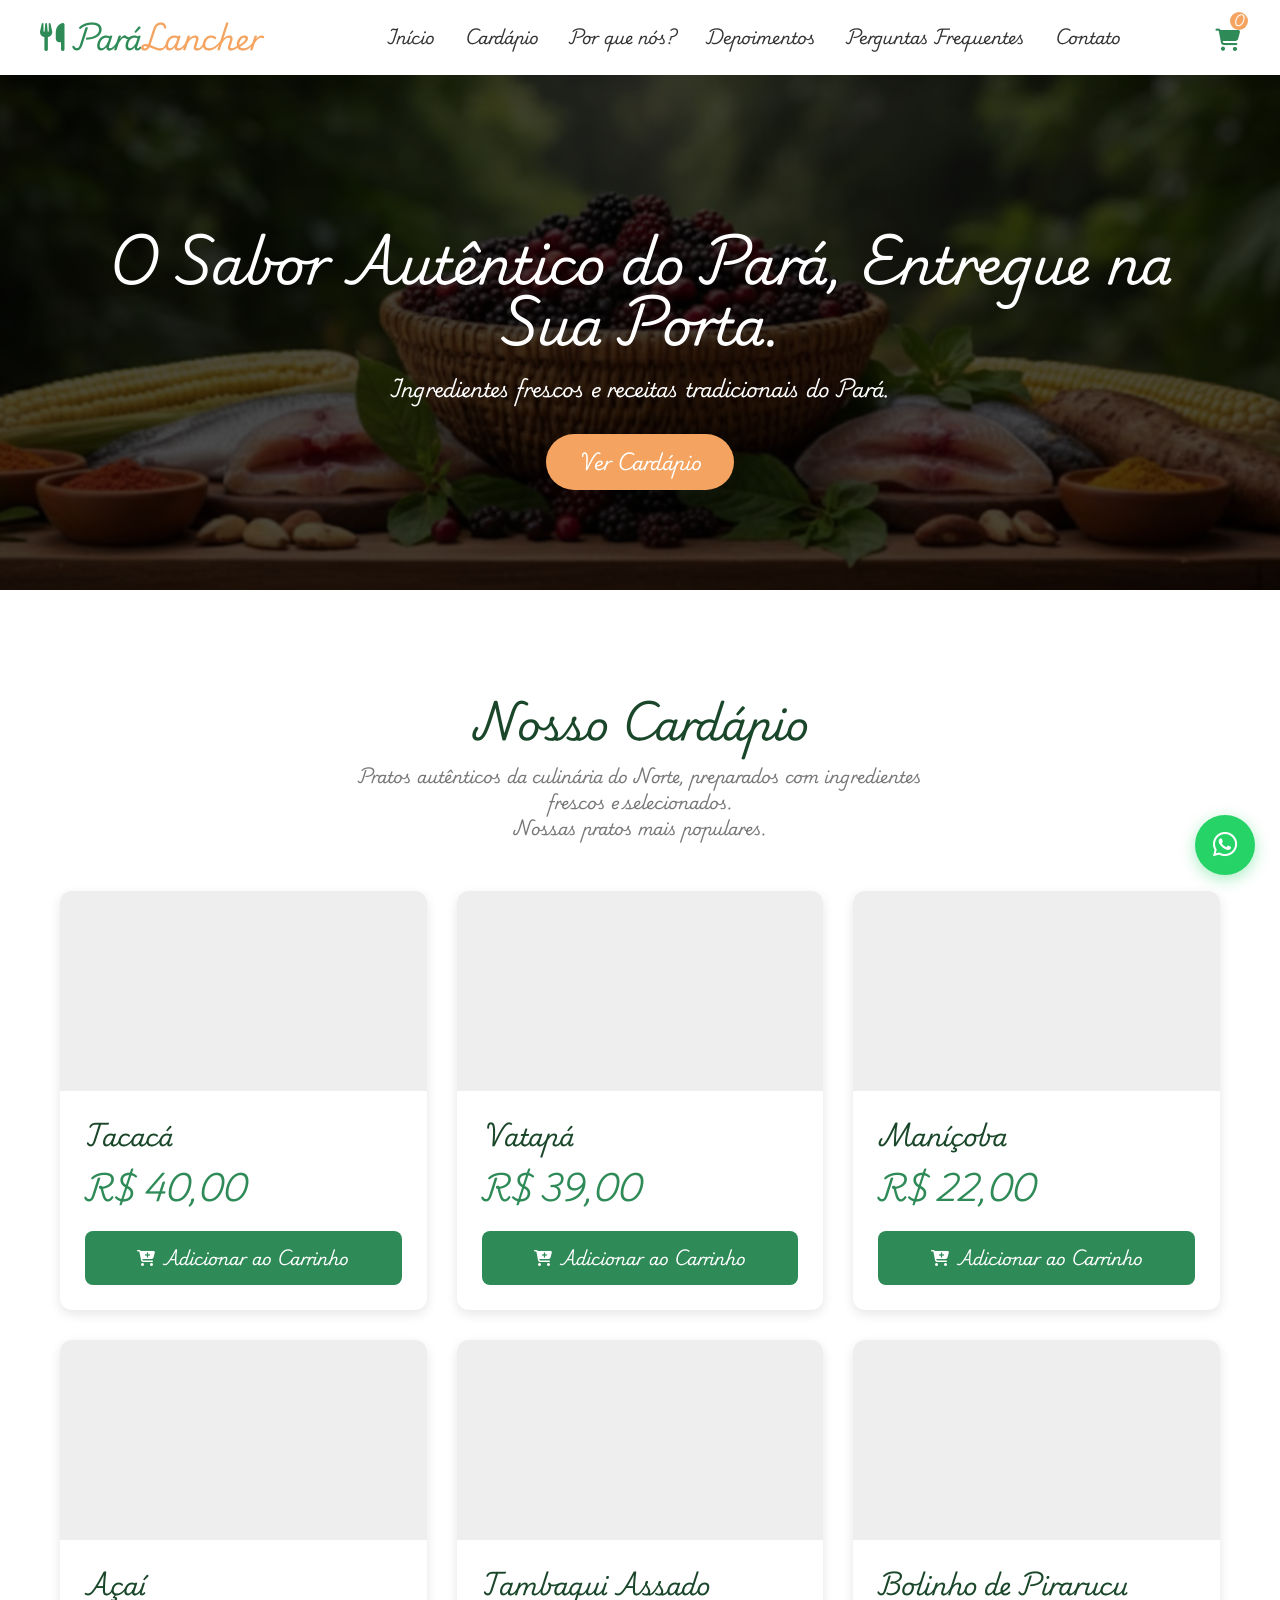
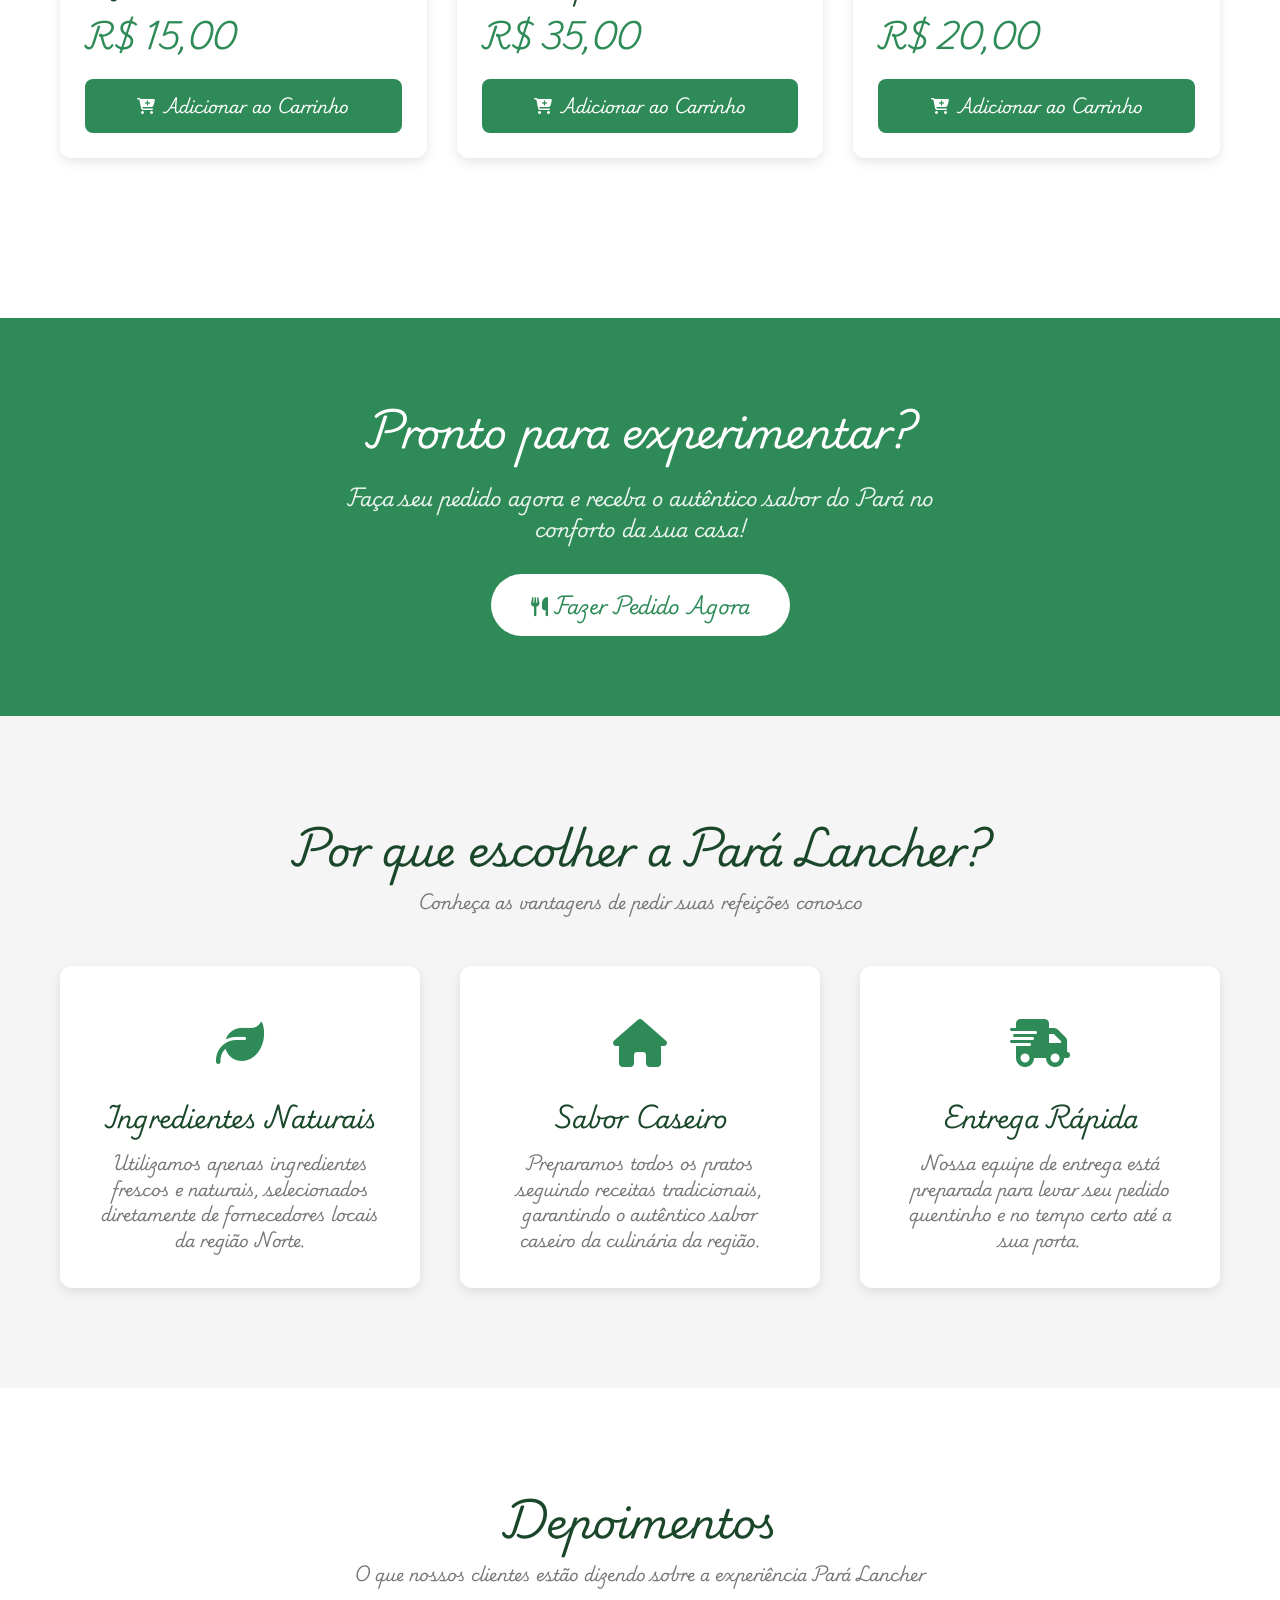
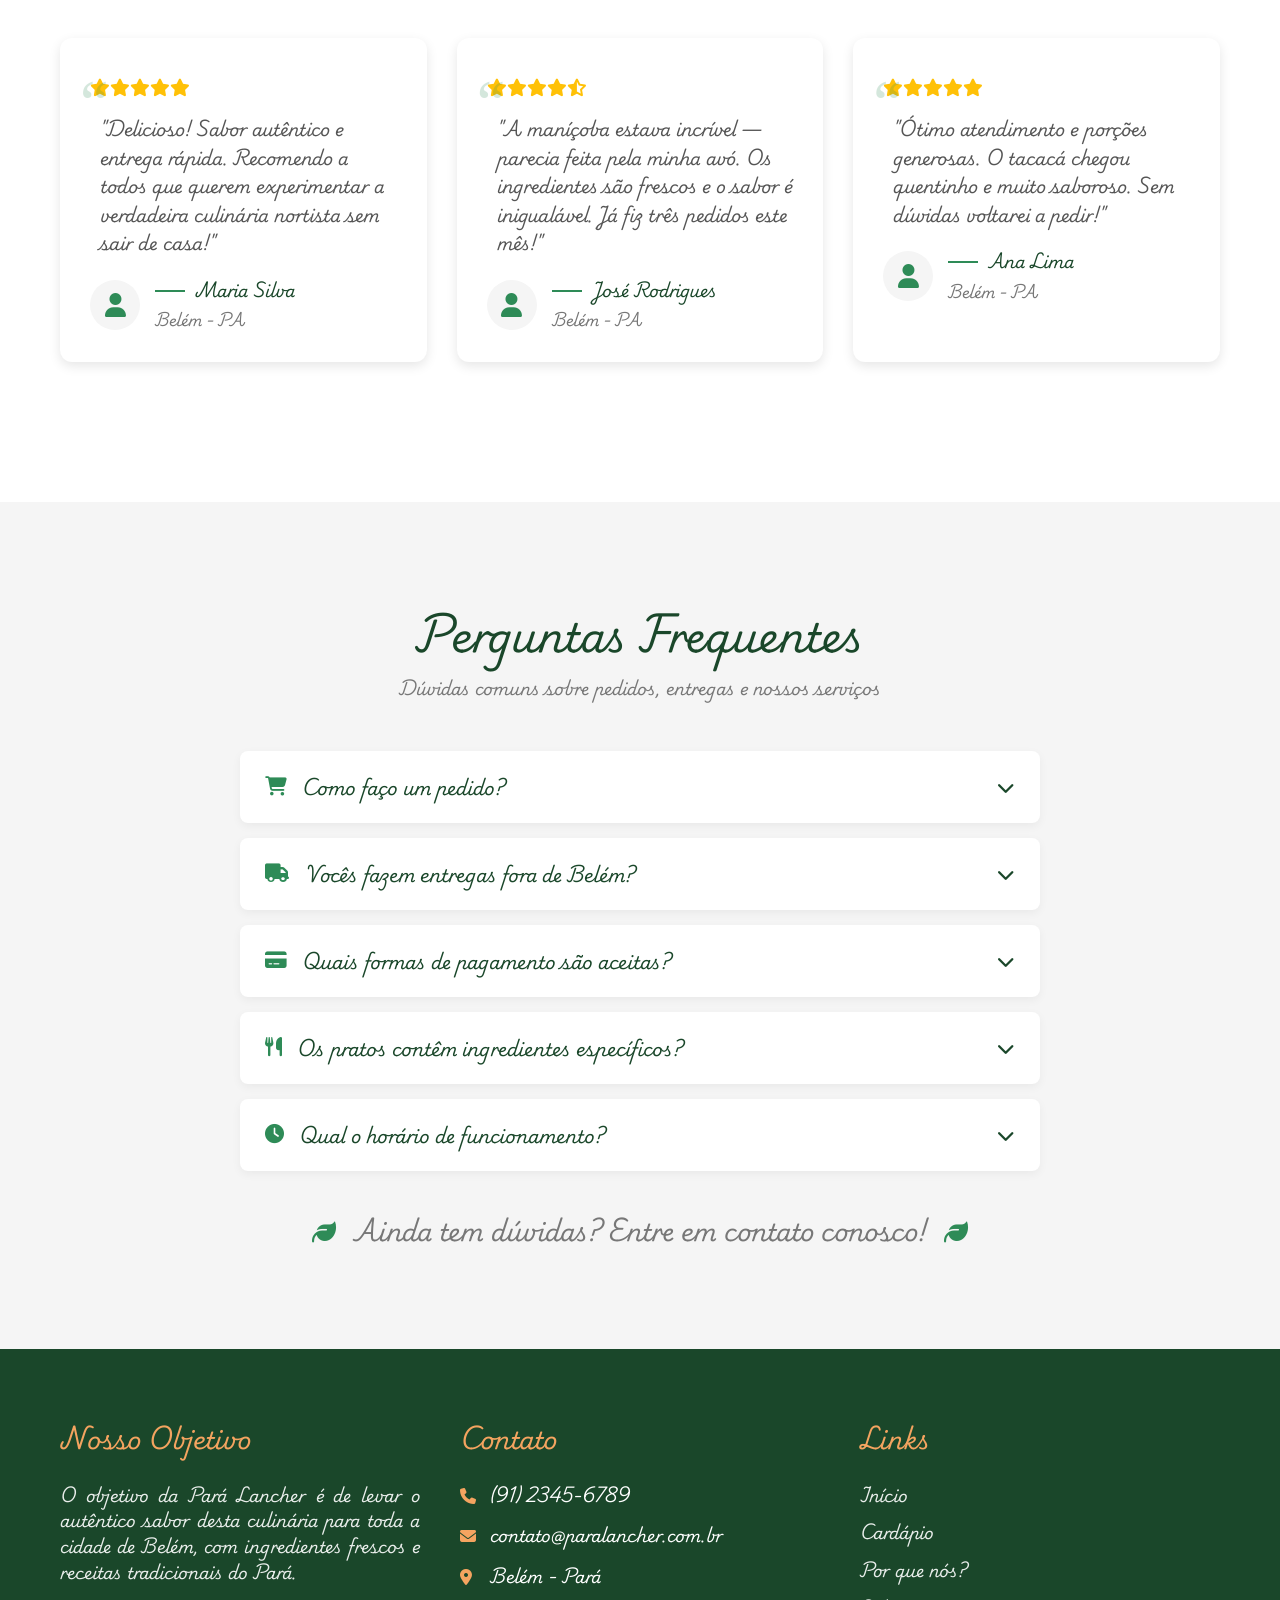
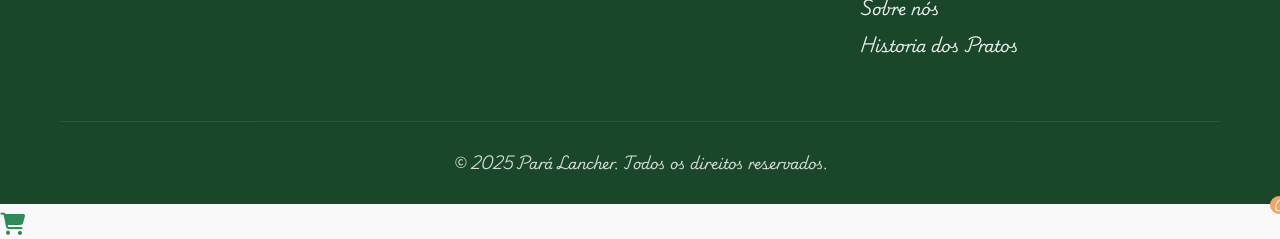
<file: index.html>
<!DOCTYPE html>
<html lang="pt-BR">
  <head>
    <meta charset="UTF-8" />
    <meta name="viewport" content="width=device-width, initial-scale=1.0" />
    <link rel="icon" type="image/png" href="Imagem/iconTitle.png" />
    <title>Pará Lancher</title>

    <link rel="stylesheet" href="landingPage.css" />
    <link
      rel="stylesheet"
      href="https://cdnjs.cloudflare.com/ajax/libs/font-awesome/6.4.0/css/all.min.css"
    />
    <link rel="preconnect" href="https://fonts.googleapis.com" />
    <link rel="preconnect" href="https://fonts.gstatic.com" crossorigin />
    <link
      href="https://fonts.googleapis.com/css2?family=Playwrite+NO:wght@100..400&display=swap"
      rel="stylesheet"
    />
  </head>
  <body>
    <header class="cabecalho">
      <div class="container container-cabecalho">
        <div class="logo">
          <i class="fas fa-utensils"></i>
          Pará <span>Lancher</span>
        </div>

        <div class="botao-menu-movel">
          <i class="fas fa-bars"></i>
        </div>

        <nav class="navegacao">
          <ul>
            <li><a href="#inicio">Início</a></li>
            <li><a href="#cardapio">Cardápio</a></li>
            <li><a href="#beneficios">Por que nós?</a></li>
            <li><a href="#depoimentos">Depoimentos</a></li>
            <li><a href="#perguntas-frequentes">Perguntas Frequentes</a></li>
            <li><a href="#contato">Contato</a></li>
          </ul>
        </nav>

        <!-- carrinho icon -->
        <div class="icone-carrinho" id="iconeCarrinho">
          <i class="fas fa-shopping-cart"></i>
          <span class="contador-carrinho">0</span>
        </div>
      </div>
    </header>

    <section class="secao-principal" id="inicio">
      <div class="container">
        <h1 class="aparecer">
          O Sabor Autêntico do Pará, Entregue na Sua Porta.
        </h1>
        <p class="aparecer atraso-1">
          Ingredientes frescos e receitas tradicionais do Pará.
        </p>
        <a href="#cardapio" class="botao aparecer atraso-2">Ver Cardápio</a>
      </div>
    </section>

    <!-- cardápio -->
    <section class="secao-cardapio" id="cardapio">
      <div class="container">
        <div class="titulo-secao">
          <h2>Nosso Cardápio</h2>
          <p>
            Pratos autênticos da culinária do Norte, preparados com ingredientes
            frescos e selecionados.
          </p>
          <p>Nossas pratos mais populares.</p>
        </div>

        <div class="itens-cardapio">
          <!-- tacacá -->
          <div class="item-cardapio tacaca aparecer">
            <div class="imagem-item-cardapio"></div>
            <div class="conteudo-item-cardapio">
              <h3>Tacacá</h3>
              <div class="preco">R$ 40,00</div>
              <button
                class="botao-adicionar-carrinho"
                data-item="Tacacá"
                data-preco="40.00"
              >
                <i class="fas fa-cart-plus"></i> Adicionar ao Carrinho
              </button>
            </div>
          </div>

          <!-- vatapá -->
          <div class="item-cardapio vatapa aparecer atraso-1">
            <div class="imagem-item-cardapio"></div>
            <div class="conteudo-item-cardapio">
              <h3>Vatapá</h3>
              <div class="preco">R$ 39,00</div>
              <button
                class="botao-adicionar-carrinho"
                data-item="Vatapá"
                data-preco="39.00"
              >
                <i class="fas fa-cart-plus"></i> Adicionar ao Carrinho
              </button>
            </div>
          </div>

          <!-- maníçoba -->
          <div class="item-cardapio manicoba aparecer atraso-2">
            <div class="imagem-item-cardapio"></div>
            <div class="conteudo-item-cardapio">
              <h3>Maníçoba</h3>
              <div class="preco">R$ 22,00</div>
              <button
                class="botao-adicionar-carrinho"
                data-item="Maníçoba"
                data-preco="22.00"
              >
                <i class="fas fa-cart-plus"></i> Adicionar ao Carrinho
              </button>
            </div>
          </div>

          <!-- açaí -->
          <div class="item-cardapio acai aparecer atraso-3">
            <div class="imagem-item-cardapio"></div>
            <div class="conteudo-item-cardapio">
              <h3>Açaí</h3>
              <div class="preco">R$ 15,00</div>
              <button
                class="botao-adicionar-carrinho"
                data-item="Açaí"
                data-preco="15.00"
              >
                <i class="fas fa-cart-plus"></i> Adicionar ao Carrinho
              </button>
            </div>
          </div>

          <!-- tambaqui assado -->
          <div class="item-cardapio tambaqui aparecer atraso-3">
            <div class="imagem-item-cardapio"></div>
            <div class="conteudo-item-cardapio">
              <h3>Tambaqui Assado</h3>
              <div class="preco">R$ 35,00</div>
              <button
                class="botao-adicionar-carrinho"
                data-item="Tambaqui Assado"
                data-preco="35.00"
              >
                <i class="fas fa-cart-plus"></i> Adicionar ao Carrinho
              </button>
            </div>
          </div>

          <!-- bolinho pirarucu -->
          <div class="item-cardapio bolinho aparecer atraso-3">
            <div class="imagem-item-cardapio"></div>
            <div class="conteudo-item-cardapio">
              <h3>Bolinho de Pirarucu</h3>
              <div class="preco">R$ 20,00</div>
              <button
                class="botao-adicionar-carrinho"
                data-item="Bolinho de Pirarucu"
                data-preco="20.00"
              >
                <i class="fas fa-cart-plus"></i> Adicionar ao Carrinho
              </button>
            </div>
          </div>
        </div>
      </div>
    </section>

    <section class="secao-chamada-acao">
      <div class="container">
        <h2>Pronto para experimentar?</h2>
        <p>
          Faça seu pedido agora e receba o autêntico sabor do Pará no conforto
          da sua casa!
        </p>
        <a href="cardapio.html" class="botao botao-chamada-acao">
          <i class="fas fa-utensils"></i> Fazer Pedido Agora
        </a>
      </div>
    </section>

    <!-- beneficios -->
    <section class="secao-beneficios" id="beneficios">
      <div class="container">
        <div class="titulo-secao">
          <h2>Por que escolher a Pará Lancher?</h2>
          <p>Conheça as vantagens de pedir suas refeições conosco</p>
        </div>

        <div class="grade-beneficios">
          <div class="cartao-beneficio aparecer">
            <div class="icone-beneficio">
              <i class="fas fa-leaf"></i>
            </div>
            <h3>Ingredientes Naturais</h3>
            <p>
              Utilizamos apenas ingredientes frescos e naturais, selecionados
              diretamente de fornecedores locais da região Norte.
            </p>
          </div>

          <div class="cartao-beneficio aparecer atraso-1">
            <div class="icone-beneficio">
              <i class="fas fa-home"></i>
            </div>
            <h3>Sabor Caseiro</h3>
            <p>
              Preparamos todos os pratos seguindo receitas tradicionais,
              garantindo o autêntico sabor caseiro da culinária da região.
            </p>
          </div>

          <div class="cartao-beneficio aparecer atraso-2">
            <div class="icone-beneficio">
              <i class="fas fa-shipping-fast"></i>
            </div>
            <h3>Entrega Rápida</h3>
            <p>
              Nossa equipe de entrega está preparada para levar seu pedido
              quentinho e no tempo certo até a sua porta.
            </p>
          </div>
        </div>
      </div>
    </section>

    <!-- depoimentos -->
    <section class="secao-depoimentos" id="depoimentos">
      <div class="container">
        <div class="titulo-secao">
          <h2>Depoimentos</h2>
          <p>
            O que nossos clientes estão dizendo sobre a experiência Pará Lancher
          </p>
        </div>
        <div class="grade-depoimentos">
          <!-- d1 -->
          <div class="cartao-depoimento aparecer">
            <div class="avaliacao-depoimento">
              <i class="fas fa-star"></i><i class="fas fa-star"></i
              ><i class="fas fa-star"></i><i class="fas fa-star"></i
              ><i class="fas fa-star"></i>
            </div>
            <p class="texto-depoimento">
              "Delicioso! Sabor autêntico e entrega rápida. Recomendo a todos
              que querem experimentar a verdadeira culinária nortista sem sair
              de casa!"
            </p>
            <div class="container-autor-depoimento">
              <div class="avatar-depoimento">
                <i class="fas fa-user"></i>
              </div>
              <div class="info-autor-depoimento">
                <div class="autor-depoimento">Maria Silva</div>
                <div class="localizacao-depoimento">Belém - PA</div>
              </div>
            </div>
          </div>

          <!-- d2 -->
          <div class="cartao-depoimento aparecer atraso-1">
            <div class="avaliacao-depoimento">
              <i class="fas fa-star"></i><i class="fas fa-star"></i
              ><i class="fas fa-star"></i><i class="fas fa-star"></i
              ><i class="fas fa-star-half-alt"></i>
            </div>
            <p class="texto-depoimento">
              "A maníçoba estava incrível — parecia feita pela minha avó. Os
              ingredientes são frescos e o sabor é inigualável. Já fiz três
              pedidos este mês!"
            </p>
            <div class="container-autor-depoimento">
              <div class="avatar-depoimento">
                <i class="fas fa-user"></i>
              </div>
              <div class="info-autor-depoimento">
                <div class="autor-depoimento">José Rodrigues</div>
                <div class="localizacao-depoimento">Belém - PA</div>
              </div>
            </div>
          </div>

          <!-- d3 -->
          <div class="cartao-depoimento aparecer atraso-2">
            <div class="avaliacao-depoimento">
              <i class="fas fa-star"></i><i class="fas fa-star"></i
              ><i class="fas fa-star"></i><i class="fas fa-star"></i
              ><i class="fas fa-star"></i>
            </div>
            <p class="texto-depoimento">
              "Ótimo atendimento e porções generosas. O tacacá chegou quentinho
              e muito saboroso. Sem dúvidas voltarei a pedir!"
            </p>
            <div class="container-autor-depoimento">
              <div class="avatar-depoimento">
                <i class="fas fa-user"></i>
              </div>
              <div class="info-autor-depoimento">
                <div class="autor-depoimento">Ana Lima</div>
                <div class="localizacao-depoimento">Belém - PA</div>
              </div>
            </div>
          </div>
        </div>
      </div>
    </section>

    <!-- perguntas -->
    <section class="secao-perguntas-frequentes" id="perguntas-frequentes">
      <div class="container">
        <div class="titulo-secao">
          <h2>Perguntas Frequentes</h2>
          <p>Dúvidas comuns sobre pedidos, entregas e nossos serviços</p>
        </div>

        <div class="lista-perguntas-frequentes">
          <!-- p1 -->
          <div class="item-pergunta-frequente aparecer">
            <button class="botao-pergunta-frequente">
              <div class="conteudo-botao-pergunta">
                <i class="fas fa-shopping-cart icone-pergunta"></i>
                Como faço um pedido?
              </div>
            </button>
            <div class="resposta-pergunta-frequente">
              <p>
                1. Navegue pelo nosso cardápio e escolha os pratos desejados
              </p>
              <p>2. Clique em "Adicionar ao Carrinho" nos itens escolhidos</p>
              <p>3. Acesse o carrinho (ícone no canto superior direito)</p>
              <p>4. Revise seu pedido e clique em "Finalizar Pedido"</p>
              <p>
                5. Escolha a forma de pagamento e confirme seu endereço de
                entrega
              </p>
            </div>
          </div>

          <!-- p2  -->
          <div class="item-pergunta-frequente aparecer atraso-1">
            <button class="botao-pergunta-frequente">
              <div class="conteudo-botao-pergunta">
                <i class="fas fa-truck icone-pergunta"></i>
                Vocês fazem entregas fora de Belém?
              </div>
            </button>
            <div class="resposta-pergunta-frequente">
              <p>
                <strong
                  >No momento, nossas entregas são apenas em Belém e região
                  metropolitana.</strong
                >
              </p>
            </div>
          </div>

          <!-- p3  -->
          <div class="item-pergunta-frequente aparecer atraso-2">
            <button class="botao-pergunta-frequente">
              <div class="conteudo-botao-pergunta">
                <i class="fas fa-credit-card icone-pergunta"></i>
                Quais formas de pagamento são aceitas?
              </div>
            </button>
            <div class="resposta-pergunta-frequente">
              <p>Aceitamos as seguintes formas de pagamento:</p>
              <p>
                <strong
                  >Dinheiro, Pix e Cartão de crédito/débito (Visa, MasterCard,
                  Elo)</strong
                >
              </p>
            </div>
          </div>

          <!-- p4 -->
          <div class="item-pergunta-frequente aparecer atraso-3">
            <button class="botao-pergunta-frequente">
              <div class="conteudo-botao-pergunta">
                <i class="fas fa-utensils icone-pergunta"></i>
                Os pratos contêm ingredientes específicos?
              </div>
            </button>
            <div class="resposta-pergunta-frequente">
              <p>
                Todos nossos pratos são preparados com ingredientes frescos e
                autênticos da região Norte. Se você possui restrições
                alimentares ou alergias, entre em contato conosco antes de fazer
                o pedido para verificarmos a possibilidade de adaptações.
              </p>
              <p style="font-weight: bold">
                Importante: Alguns pratos contêm camarão, peixe e outros frutos
                do mar.
              </p>
            </div>
          </div>

          <!-- p5 -->
          <div class="item-pergunta-frequente aparecer atraso-4">
            <button class="botao-pergunta-frequente">
              <div class="conteudo-botao-pergunta">
                <i class="fas fa-clock icone-pergunta"></i>
                Qual o horário de funcionamento?
              </div>
            </button>
            <div class="resposta-pergunta-frequente">
              <p>Funcionamos nos seguintes horários:</p>
              <p><strong>Segunda a Sexta:</strong> 10h às 23h</p>
              <p><strong>Sábado:</strong> 10h às 00h</p>
              <p><strong>Domingo e Feriados:</strong> 11h às 22h</p>
            </div>
          </div>
        </div>

        <div class="decoracao">
          <i class="fas fa-leaf"></i>
          <span>Ainda tem dúvidas? Entre em contato conosco!</span>
          <i class="fas fa-leaf"></i>
        </div>
      </div>
    </section>

    <!-- rodapé -->
    <footer class="rodape" id="contato">
      <div class="container">
        <div class="conteudo-rodape">
          <div class="coluna-rodape">
            <h3>Nosso Objetivo</h3>
            <p style="text-align: justify">
              O objetivo da Pará Lancher é de levar o autêntico sabor desta
              culinária para toda a cidade de Belém, com ingredientes frescos e
              receitas tradicionais do Pará.
            </p>
          </div>

          <div class="coluna-rodape">
            <h3>Contato</h3>
            <ul class="lista-contato">
              <li><i class="fas fa-phone"></i> (91) 2345-6789</li>
              <li>
                <i class="fas fa-envelope"></i> contato@paralancher.com.br
              </li>
              <li><i class="fas fa-map-marker-alt"></i> Belém - Pará</li>
            </ul>
          </div>

          <div class="coluna-rodape">
            <h3>Links</h3>
            <ul class="lista-links-rodape">
              <li><a href="#inicio">Início</a></li>
              <li><a href="cardapio.html">Cardápio</a></li>
              <li><a href="#beneficios">Por que nós?</a></li>
              <li><a href="sobre.html">Sobre nós</a></li>
              <li>
                <a href="historia_dos_pratos.html">Historia dos Pratos</a>
              </li>
            </ul>
          </div>
        </div>

        <div class="direitos-autorais">
          <p>© 2025 Pará Lancher. Todos os direitos reservados.</p>
        </div>
      </div>
    </footer>

    <div class="icone-carrinho" id="iconeCarrinho">
      <i class="fas fa-shopping-cart"></i>
      <span class="contador-carrinho">0</span>
    </div>
    <div class="modal-carrinho" id="modalCarrinho">
      <div class="conteudo-carrinho">
        <div class="cabecalho-carrinho">
          <h3>Meu Carrinho</h3>
          <button class="botao-fechar-carrinho" id="botaoFecharCarrinho">
            &times;
          </button>
        </div>

        <!-- itens do carrinho -->
        <div class="itens-carrinho" id="itensCarrinho">
          <div class="carrinho-vazio">
            <i class="fas fa-shopping-cart"></i>
            <p>Seu carrinho está vazio</p>
          </div>
        </div>

        <!-- total carrinho -->
        <div class="total-carrinho" id="totalCarrinho" style="display: none">
          <span>Total:</span>
          <span>R$ <span id="valorTotal">0,00</span></span>
        </div>

        <!-- finalizar peedido -->
        <button
          class="botao"
          id="botaoFinalizarPedido"
          style="width: 100%; display: none"
        >
          Finalizar Pedido
        </button>
      </div>
    </div>

    <script src="landingPage.js"></script>
  </body>
</html>
</file>
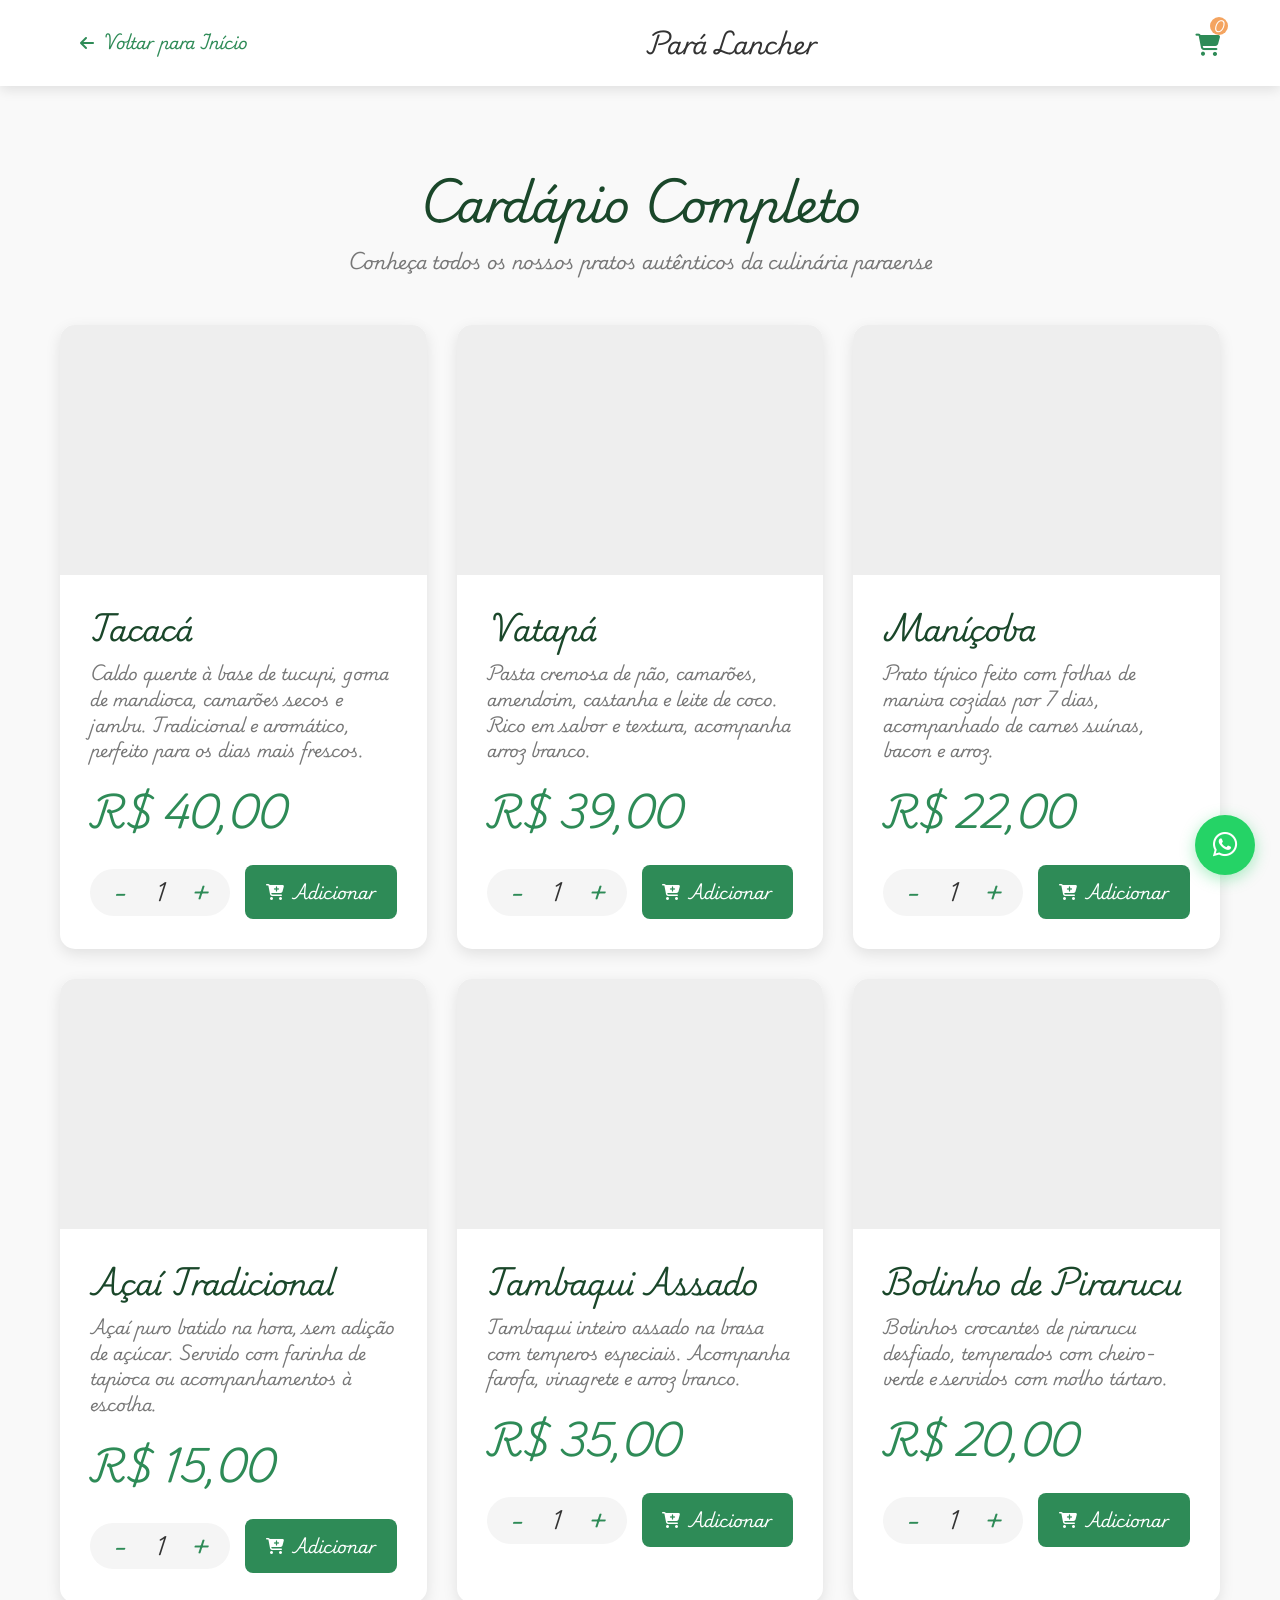
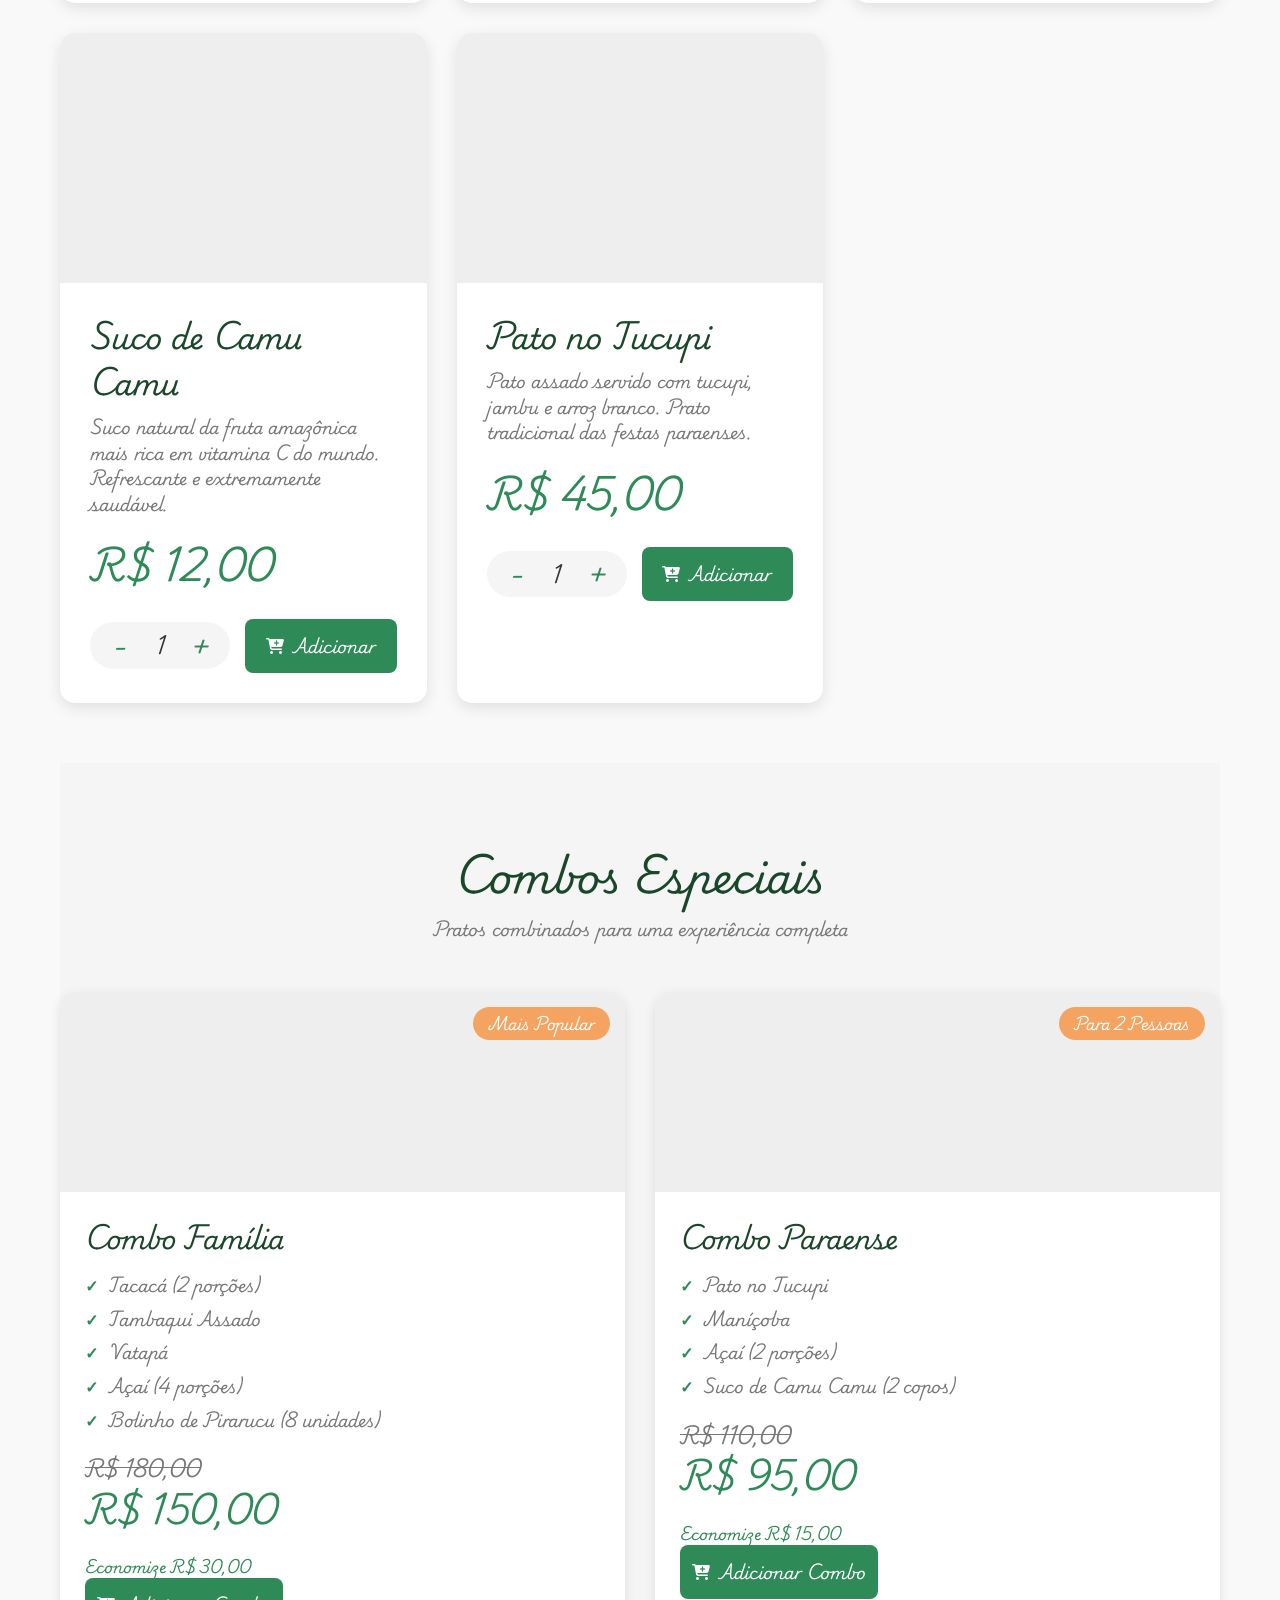
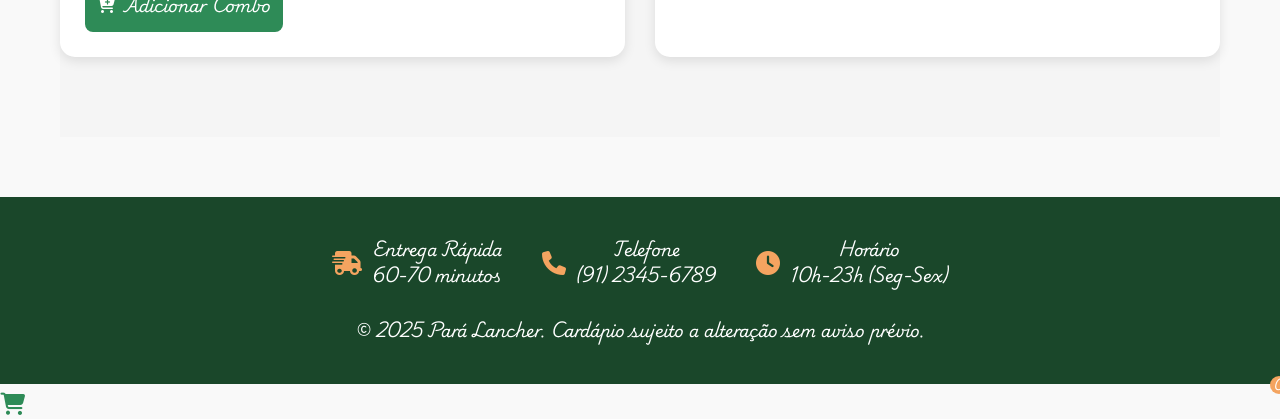
<file: cardapio.html>
<!DOCTYPE html>
<html lang="pt-BR">
  <head>
    <meta charset="UTF-8" />
    <meta name="viewport" content="width=device-width, initial-scale=1.0" />
    <link rel="icon" type="image/png" href="Imagem/iconTitle.png" />
    <title>Cardápio Completo - Pará Lancher</title>

    <link rel="stylesheet" href="landingPage.css" />
    <link
      rel="stylesheet"
      href="https://cdnjs.cloudflare.com/ajax/libs/font-awesome/6.4.0/css/all.min.css"
    />
    <link rel="preconnect" href="https://fonts.googleapis.com" />
    <link rel="preconnect" href="https://fonts.gstatic.com" crossorigin />
    <link
      href="https://fonts.googleapis.com/css2?family=Playwrite+NO:wght@100..400&display=swap"
      rel="stylesheet"
    />
  </head>
  <body>
    <header class="cabecalho-cardapio">
      <div class="container">
        <a href="index.html" class="botao-voltar">
          <i class="fas fa-arrow-left"></i> Voltar para Início
        </a>
        <h2>Pará Lancher</h2>
        <div class="icone-carrinho" id="iconeCarrinho">
          <i class="fas fa-shopping-cart"></i>
          <span class="contador-carrinho">0</span>
        </div>
      </div>
    </header>

    <main class="container">
      <div class="titulo-cardapio">
        <h1>Cardápio Completo</h1>
        <p>Conheça todos os nossos pratos autênticos da culinária paraense</p>
      </div>

      <div class="itens-cardapio-completo">
        <!-- tacacá -->
        <div class="item-cardapio-grande tacaca">
          <div class="imagem-item-grande"></div>
          <div class="conteudo-item-grande">
            <h3>Tacacá</h3>
            <p class="descricao-item">
              Caldo quente à base de tucupi, goma de mandioca, camarões secos e
              jambu. Tradicional e aromático, perfeito para os dias mais
              frescos.
            </p>
            <span class="preco-grande">R$ 40,00</span>
            <div class="controles-item">
              <div class="controle-quantidade">
                <button class="botao-quantidade diminuir">-</button>
                <span class="quantidade-atual">1</span>
                <button class="botao-quantidade aumentar">+</button>
              </div>
              <button
                class="botao-adicionar-direto"
                data-item="Tacacá"
                data-preco="40.00"
              >
                <i class="fas fa-cart-plus"></i> Adicionar
              </button>
            </div>
          </div>
        </div>

        <!-- vatapá -->
        <div class="item-cardapio-grande vatapa">
          <div class="imagem-item-grande"></div>
          <div class="conteudo-item-grande">
            <h3>Vatapá</h3>
            <p class="descricao-item">
              Pasta cremosa de pão, camarões, amendoim, castanha e leite de
              coco. Rico em sabor e textura, acompanha arroz branco.
            </p>
            <span class="preco-grande">R$ 39,00</span>
            <div class="controles-item">
              <div class="controle-quantidade">
                <button class="botao-quantidade diminuir">-</button>
                <span class="quantidade-atual">1</span>
                <button class="botao-quantidade aumentar">+</button>
              </div>
              <button
                class="botao-adicionar-direto"
                data-item="Vatapá"
                data-preco="39.00"
              >
                <i class="fas fa-cart-plus"></i> Adicionar
              </button>
            </div>
          </div>
        </div>

        <!-- maníçoba -->
        <div class="item-cardapio-grande manicoba">
          <div class="imagem-item-grande"></div>
          <div class="conteudo-item-grande">
            <h3>Maníçoba</h3>
            <p class="descricao-item">
              Prato típico feito com folhas de maniva cozidas por 7 dias,
              acompanhado de carnes suínas, bacon e arroz.
            </p>
            <span class="preco-grande">R$ 22,00</span>
            <div class="controles-item">
              <div class="controle-quantidade">
                <button class="botao-quantidade diminuir">-</button>
                <span class="quantidade-atual">1</span>
                <button class="botao-quantidade aumentar">+</button>
              </div>
              <button
                class="botao-adicionar-direto"
                data-item="Maníçoba"
                data-preco="22.00"
              >
                <i class="fas fa-cart-plus"></i> Adicionar
              </button>
            </div>
          </div>
        </div>

        <!-- açaí -->
        <div class="item-cardapio-grande acai">
          <div class="imagem-item-grande"></div>
          <div class="conteudo-item-grande">
            <h3>Açaí Tradicional</h3>
            <p class="descricao-item">
              Açaí puro batido na hora, sem adição de açúcar. Servido com
              farinha de tapioca ou acompanhamentos à escolha.
            </p>
            <span class="preco-grande">R$ 15,00</span>
            <div class="controles-item">
              <div class="controle-quantidade">
                <button class="botao-quantidade diminuir">-</button>
                <span class="quantidade-atual">1</span>
                <button class="botao-quantidade aumentar">+</button>
              </div>
              <button
                class="botao-adicionar-direto"
                data-item="Açaí"
                data-preco="15.00"
              >
                <i class="fas fa-cart-plus"></i> Adicionar
              </button>
            </div>
          </div>
        </div>

        <!-- tambaqui assado -->
        <div class="item-cardapio-grande tambaqui">
          <div class="imagem-item-grande"></div>
          <div class="conteudo-item-grande">
            <h3>Tambaqui Assado</h3>
            <p class="descricao-item">
              Tambaqui inteiro assado na brasa com temperos especiais. Acompanha
              farofa, vinagrete e arroz branco.
            </p>
            <span class="preco-grande">R$ 35,00</span>
            <div class="controles-item">
              <div class="controle-quantidade">
                <button class="botao-quantidade diminuir">-</button>
                <span class="quantidade-atual">1</span>
                <button class="botao-quantidade aumentar">+</button>
              </div>
              <button
                class="botao-adicionar-direto"
                data-item="Tambaqui Assado"
                data-preco="35.00"
              >
                <i class="fas fa-cart-plus"></i> Adicionar
              </button>
            </div>
          </div>
        </div>

        <!-- bolinho de pirarucu -->
        <div class="item-cardapio-grande bolinho">
          <div class="imagem-item-grande"></div>
          <div class="conteudo-item-grande">
            <h3>Bolinho de Pirarucu</h3>
            <p class="descricao-item">
              Bolinhos crocantes de pirarucu desfiado, temperados com
              cheiro-verde e servidos com molho tártaro.
            </p>
            <span class="preco-grande">R$ 20,00</span>
            <div class="controles-item">
              <div class="controle-quantidade">
                <button class="botao-quantidade diminuir">-</button>
                <span class="quantidade-atual">1</span>
                <button class="botao-quantidade aumentar">+</button>
              </div>
              <button
                class="botao-adicionar-direto"
                data-item="Bolinho de Pirarucu"
                data-preco="20.00"
              >
                <i class="fas fa-cart-plus"></i> Adicionar
              </button>
            </div>
          </div>
        </div>

        <!-- camu -->
        <div class="item-cardapio-grande camu-camu">
          <div class="imagem-item-grande"></div>
          <div class="conteudo-item-grande">
            <h3>Suco de Camu Camu</h3>
            <p class="descricao-item">
              Suco natural da fruta amazônica mais rica em vitamina C do mundo.
              Refrescante e extremamente saudável.
            </p>
            <span class="preco-grande">R$ 12,00</span>
            <div class="controles-item">
              <div class="controle-quantidade">
                <button class="botao-quantidade diminuir">-</button>
                <span class="quantidade-atual">1</span>
                <button class="botao-quantidade aumentar">+</button>
              </div>
              <button
                class="botao-adicionar-direto"
                data-item="Suco de Camu Camu"
                data-preco="12.00"
              >
                <i class="fas fa-cart-plus"></i> Adicionar
              </button>
            </div>
          </div>
        </div>

        <!-- pato no tucupi -->
        <div class="item-cardapio-grande pato-no-tucupi">
          <div class="imagem-item-grande"></div>
          <div class="conteudo-item-grande">
            <h3>Pato no Tucupi</h3>
            <p class="descricao-item">
              Pato assado servido com tucupi, jambu e arroz branco. Prato
              tradicional das festas paraenses.
            </p>
            <span class="preco-grande">R$ 45,00</span>
            <div class="controles-item">
              <div class="controle-quantidade">
                <button class="botao-quantidade diminuir">-</button>
                <span class="quantidade-atual">1</span>
                <button class="botao-quantidade aumentar">+</button>
              </div>
              <button
                class="botao-adicionar-direto"
                data-item="Pato no Tucupi"
                data-preco="45.00"
              >
                <i class="fas fa-cart-plus"></i> Adicionar
              </button>
            </div>
          </div>
        </div>
      </div>

      <section class="secao-combos">
        <div class="titulo-secao">
          <h2>Combos Especiais</h2>
          <p>Pratos combinados para uma experiência completa</p>
        </div>

        <div class="combos-cardapio">
          <div class="combo-item">
            <div class="combo-destaque">Mais Popular</div>
            <div
              class="imagem-combo"
              style="
                background-image: url('https://jpimg.com.br/uploads/2024/04/5-receitas-tipicas-do-amazonas.jpg');
              "
            ></div>
            <div class="conteudo-combo">
              <h3>Combo Família</h3>
              <ul>
                <li>Tacacá (2 porções)</li>
                <li>Tambaqui Assado</li>
                <li>Vatapá</li>
                <li>Açaí (4 porções)</li>
                <li>Bolinho de Pirarucu (8 unidades)</li>
              </ul>
              <div>
                <span class="preco-original">R$ 180,00</span>
                <span class="preco-combo">R$ 150,00</span>
                <div class="economia">Economize R$ 30,00</div>
              </div>
              <button
                class="botao-adicionar-direto"
                data-item="Combo Família"
                data-preco="150.00"
              >
                <i class="fas fa-cart-plus"></i> Adicionar Combo
              </button>
            </div>
          </div>

          <div class="combo-item">
            <div class="combo-destaque">Para 2 Pessoas</div>
            <div
              class="imagem-combo"
              style="
                background-image: url('https://www.mundoviajante.com/wp-content/uploads/2023/11/comidas_tipicas_do_amazonas.jpg');
              "
            ></div>
            <div class="conteudo-combo">
              <h3>Combo Paraense</h3>
              <ul>
                <li>Pato no Tucupi</li>
                <li>Maníçoba</li>
                <li>Açaí (2 porções)</li>
                <li>Suco de Camu Camu (2 copos)</li>
              </ul>
              <div>
                <span class="preco-original">R$ 110,00</span>
                <span class="preco-combo">R$ 95,00</span>
                <div class="economia">Economize R$ 15,00</div>
              </div>
              <button
                class="botao-adicionar-direto"
                data-item="Combo Paraense"
                data-preco="95.00"
              >
                <i class="fas fa-cart-plus"></i> Adicionar Combo
              </button>
            </div>
          </div>
        </div>
      </section>
    </main>

    <!-- rodapé cardápio -->
    <footer class="rodape-cardapio">
      <div class="container">
        <div class="info-entrega">
          <div class="info-item">
            <i class="fas fa-shipping-fast"></i>
            <div>
              <h4>Entrega Rápida</h4>
              <p>60-70 minutos</p>
            </div>
          </div>
          <div class="info-item">
            <i class="fas fa-phone"></i>
            <div>
              <h4>Telefone</h4>
              <p>(91) 2345-6789</p>
            </div>
          </div>
          <div class="info-item">
            <i class="fas fa-clock"></i>
            <div>
              <h4>Horário</h4>
              <p>10h-23h (Seg-Sex)</p>
            </div>
          </div>
        </div>
        <p>
          © 2025 Pará Lancher. Cardápio sujeito a alteração sem aviso prévio.
        </p>
      </div>
    </footer>

    <div class="icone-carrinho" id="iconeCarrinho">
      <i class="fas fa-shopping-cart"></i>
      <span class="contador-carrinho">0</span>
    </div>
    <div class="modal-carrinho" id="modalCarrinho">
      <div class="conteudo-carrinho">
        <div class="cabecalho-carrinho">
          <h3>Meu Carrinho</h3>
          <button class="botao-fechar-carrinho" id="botaoFecharCarrinho">
            &times;
          </button>
        </div>
        <div class="itens-carrinho" id="itensCarrinho">
          <div class="carrinho-vazio">
            <i class="fas fa-shopping-cart"></i>
            <p>Seu carrinho está vazio</p>
          </div>
        </div>
        <div class="total-carrinho" id="totalCarrinho" style="display: none">
          <span>Total:</span>
          <span>R$ <span id="valorTotal">0,00</span></span>
        </div>
        <button
          class="botao"
          id="botaoFinalizarPedido"
          style="width: 100%; display: none"
        >
          Finalizar Pedido
        </button>
      </div>
    </div>

    <script src="landingPage.js"></script>
  </body>
</html>
</file>
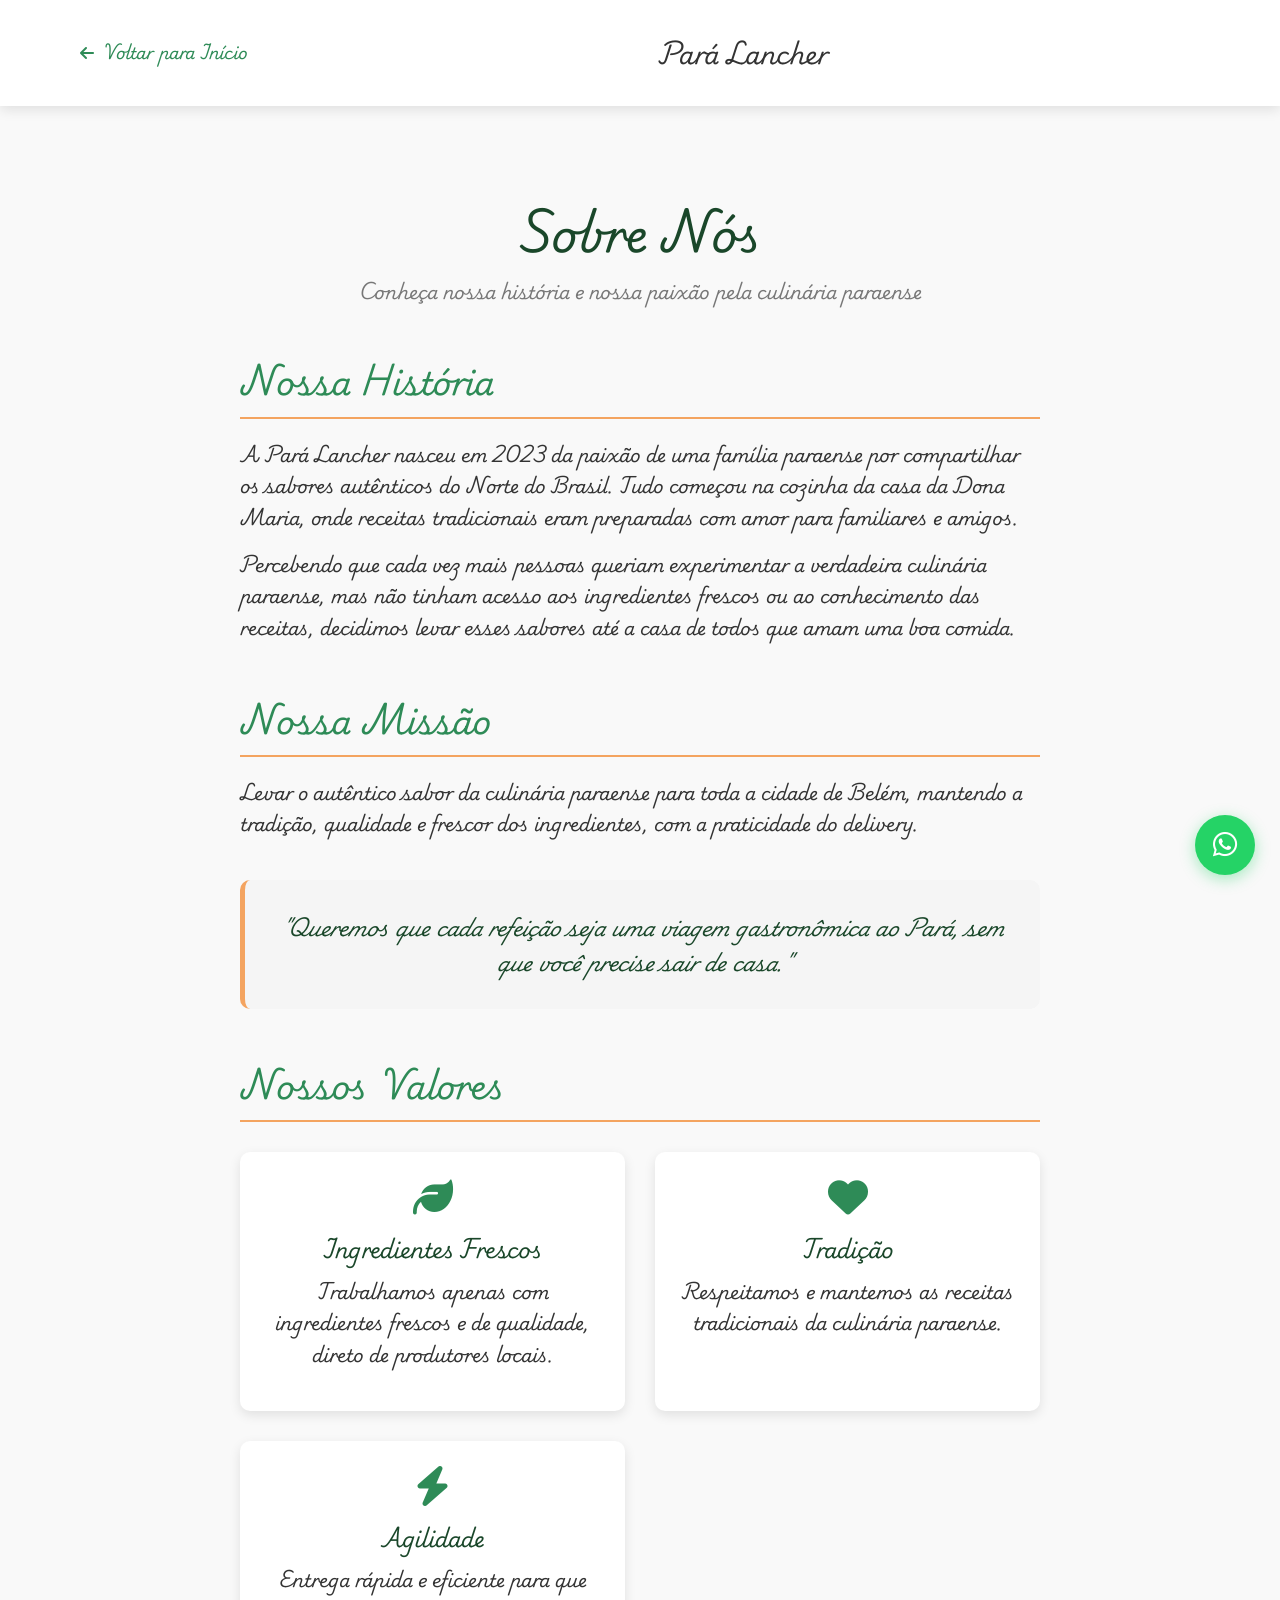
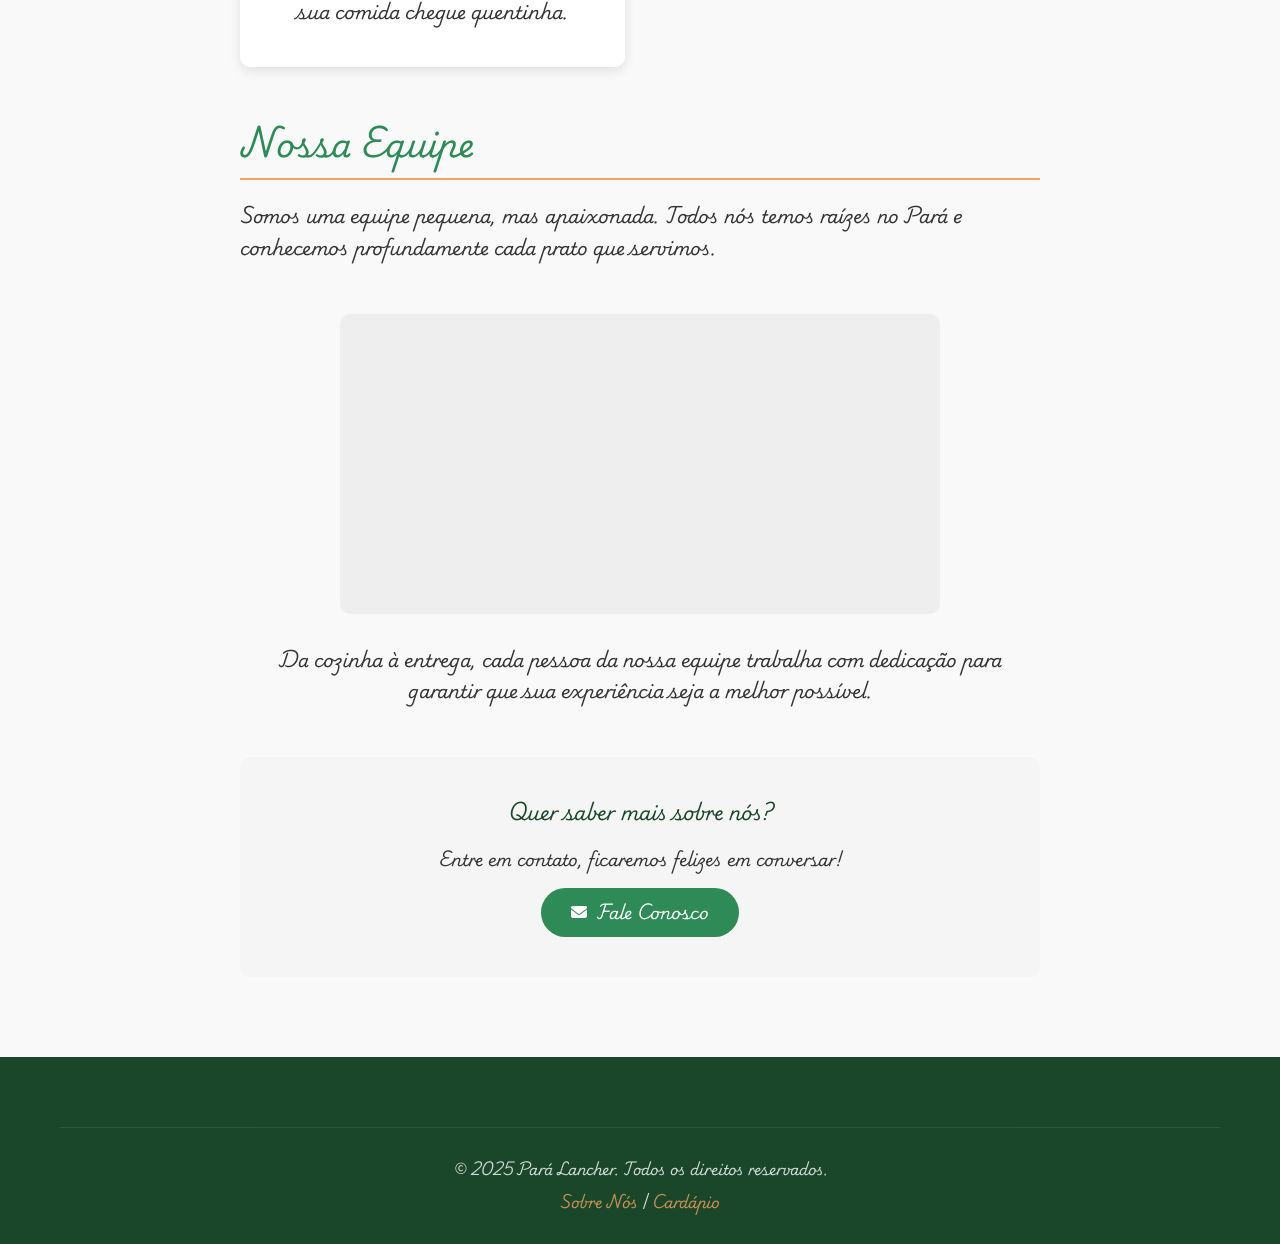
<file: sobre.html>
<!DOCTYPE html>
<html lang="pt-BR">
  <head>
    <meta charset="UTF-8" />
    <meta name="viewport" content="width=device-width, initial-scale=1.0" />
    <link rel="icon" type="image/png" href="Imagem/iconTitle.png" />
    <title>Sobre Nós - Pará Lancher</title>

    <link rel="stylesheet" href="landingPage.css" />
    <link
      rel="stylesheet"
      href="https://cdnjs.cloudflare.com/ajax/libs/font-awesome/6.4.0/css/all.min.css"
    />
    <link rel="preconnect" href="https://fonts.googleapis.com" />
    <link rel="preconnect" href="https://fonts.gstatic.com" crossorigin />
    <link
      href="https://fonts.googleapis.com/css2?family=Playwrite+NO:wght@100..400&display=swap"
      rel="stylesheet"
    />
  </head>
  <body>
    <header class="cabecalho-sobre">
      <div class="container">
        <a href="landingPage.html" class="botao-voltar">
          <i class="fas fa-arrow-left"></i> Voltar para Início
        </a>
        <h2>Pará Lancher</h2>
        <div></div>
      </div>
    </header>

    <main class="container">
      <div class="titulo-sobre">
        <h1>Sobre Nós</h1>
        <p>Conheça nossa história e nossa paixão pela culinária paraense</p>
      </div>

      <div class="conteudo-sobre">
        <section class="secao-sobre">
          <h2>Nossa História</h2>
          <p>
            A <strong>Pará Lancher</strong> nasceu em 2023 da paixão de uma
            família paraense por compartilhar os sabores autênticos do Norte do
            Brasil. Tudo começou na cozinha da casa da Dona Maria, onde receitas
            tradicionais eram preparadas com amor para familiares e amigos.
          </p>
          <p>
            Percebendo que cada vez mais pessoas queriam experimentar a
            verdadeira culinária paraense, mas não tinham acesso aos
            ingredientes frescos ou ao conhecimento das receitas, decidimos
            levar esses sabores até a casa de todos que amam uma boa comida.
          </p>
        </section>

        <section class="secao-sobre">
          <h2>Nossa Missão</h2>
          <p>
            Levar o autêntico sabor da culinária paraense para toda a cidade de
            Belém, mantendo a tradição, qualidade e frescor dos ingredientes,
            com a praticidade do delivery.
          </p>

          <div class="destaque-sobre">
            <p>
              "Queremos que cada refeição seja uma viagem gastronômica ao Pará,
              sem que você precise sair de casa."
            </p>
          </div>
        </section>

        <section class="secao-sobre">
          <h2>Nossos Valores</h2>

          <div class="valores">
            <div class="valor-item">
              <i class="fas fa-leaf"></i>
              <h3>Ingredientes Frescos</h3>
              <p>
                Trabalhamos apenas com ingredientes frescos e de qualidade,
                direto de produtores locais.
              </p>
            </div>

            <div class="valor-item">
              <i class="fas fa-heart"></i>
              <h3>Tradição</h3>
              <p>
                Respeitamos e mantemos as receitas tradicionais da culinária
                paraense.
              </p>
            </div>

            <div class="valor-item">
              <i class="fas fa-bolt"></i>
              <h3>Agilidade</h3>
              <p>
                Entrega rápida e eficiente para que sua comida chegue quentinha.
              </p>
            </div>
          </div>
        </section>

        <section class="secao-sobre">
          <h2>Nossa Equipe</h2>
          <p>
            Somos uma equipe pequena, mas apaixonada. Todos nós temos raízes no
            Pará e conhecemos profundamente cada prato que servimos.
          </p>

          <div class="equipe">
            <div class="foto-equipe"></div>
            <p>
              Da cozinha à entrega, cada pessoa da nossa equipe trabalha com
              dedicação para garantir que sua experiência seja a melhor
              possível.
            </p>
          </div>
        </section>

        <section class="contato-sobre">
          <h3>Quer saber mais sobre nós?</h3>
          <p>Entre em contato, ficaremos felizes em conversar!</p>
          <a href="landingPage.html#contato" class="botao-contato">
            <i class="fas fa-envelope"></i> Fale Conosco
          </a>
        </section>
      </div>
    </main>

    <footer class="rodape">
      <div class="container">
        <div class="direitos-autorais">
          <p>© 2025 Pará Lancher. Todos os direitos reservados.</p>
          <p style="margin-top: 10px; font-size: 0.9rem">
            <a
              href="sobre.html"
              style="color: var(--cor-secundaria); text-decoration: none"
              >Sobre Nós</a
            >
            |
            <a
              href="cardapio.html"
              style="color: var(--cor-secundaria); text-decoration: none"
              >Cardápio</a
            >
          </p>
        </div>
      </div>
    </footer>

    <script src="landingPage.js"></script>
  </body>
</html>
</file>
<file: landingPage.css>
* {
  margin: 0;
  padding: 0;
  box-sizing: border-box;
  font-family: "Playwrite NO", cursive;
  font-optical-sizing: auto;
  font-weight: 400;
  font-style: normal;
}

:root {
  --cor-primaria: #2e8b57;
  --cor-cabecalho-cardapio: #589b75;
  --cor-secundaria: #f4a460;
  --cor-escura: #1a472a;
  --cor-clara: #f5f5f5;
  --cor-texto: #333;
  --cor-texto-claro: #777;
  --sombra: 0 4px 12px rgba(0, 0, 0, 0.1);
  --transicao: all 0.3s ease;
}

html {
  scroll-behavior: smooth;
}

body {
  background-color: #f9f9f9;
  color: var(--cor-texto);
  line-height: 1.6;
  overflow-x: hidden;
}

.container {
  width: 100%;
  max-width: 1200px;
  margin: 0 auto;
  padding: 0 20px;
}

.botao {
  display: inline-block;
  background-color: var(--cor-secundaria);
  color: white;
  padding: 14px 32px;
  border-radius: 50px;
  text-decoration: none;
  font-weight: 600;
  font-size: 18px;
  transition: var(--transicao);
  border: none;
  cursor: pointer;
}

.botao:hover {
  background-color: #e59436;
  transform: translateY(-3px);
  box-shadow: 0 6px 15px rgba(0, 0, 0, 0.2);
}

.titulo-secao {
  text-align: center;
  margin-bottom: 50px;
}

.titulo-secao h2 {
  font-size: 2.5rem;
  color: var(--cor-escura);
  margin-bottom: 10px;
}

.titulo-secao p {
  color: var(--cor-texto-claro);
  max-width: 600px;
  margin: 0 auto;
}

.aparecer {
  opacity: 0;
  transform: translateY(30px);
  transition: opacity 0.8s ease, transform 0.8s ease;
}

.aparecer.visivel {
  opacity: 1;
  transform: translateY(0);
}

@keyframes adicionado {
  0% {
    transform: scale(1);
  }
  50% {
    transform: scale(0.95);
  }
  100% {
    transform: scale(1);
  }
}

.atraso-1 {
  transition-delay: 0.1s;
}
.atraso-2 {
  transition-delay: 0.2s;
}
.atraso-3 {
  transition-delay: 0.3s;
}
.atraso-4 {
  transition-delay: 0.4s;
}

.cabecalho {
  background-color: white;
  box-shadow: var(--sombra);
  position: fixed;
  width: 100%;
  top: 0;
  z-index: 1000;
}

.container-cabecalho {
  display: flex;
  justify-content: space-between;
  align-items: center;
  padding: 15px 0;
}

.logo {
  font-size: 28px;
  font-weight: 700;
  color: var(--cor-primaria);
  display: flex;
  align-items: center;
}

.logo span {
  color: var(--cor-secundaria);
}

.logo i {
  margin-right: 8px;
}

.navegacao ul {
  display: flex;
  list-style: none;
}

.navegacao ul li {
  margin-left: 30px;
}

.navegacao ul li a {
  text-decoration: none;
  color: var(--cor-texto);
  font-weight: 600;
  transition: var(--transicao);
  font-size: 16px;
}

.navegacao ul li a:hover {
  color: var(--cor-primaria);
}

.icone-carrinho {
  position: relative;
  font-size: 22px;
  cursor: pointer;
  color: var(--cor-primaria);
  transition: var(--transicao);
}

.icone-carrinho:hover {
  transform: scale(1.1);
}

.contador-carrinho {
  position: absolute;
  top: -8px;
  right: -8px;
  background-color: var(--cor-secundaria);
  color: white;
  font-size: 12px;
  width: 18px;
  height: 18px;
  border-radius: 50%;
  display: flex;
  align-items: center;
  justify-content: center;
  font-weight: bold;
}

.botao-menu-movel {
  display: none;
  font-size: 24px;
  cursor: pointer;
  color: var(--cor-primaria);
  transition: var(--transicao);
}

.botao-menu-movel:hover {
  transform: rotate(90deg);
}

.secao-principal {
  background: linear-gradient(rgba(0, 0, 0, 0.7), rgba(0, 0, 0, 0.7)),
    url("Imagem/fundo1.png");
  background-size: cover;
  background-position: center;
  color: white;
  padding: 160px 0 100px;
  margin-top: 70px;
  text-align: center;
}

.secao-principal h1 {
  font-size: 3.2rem;
  margin-bottom: 20px;
  line-height: 1.2;
}

.secao-principal p {
  font-size: 1.2rem;
  max-width: 700px;
  margin: 0 auto 30px;
  opacity: 0.9;
}

.secao-chamada-acao {
  background-color: var(--cor-primaria);
  padding: 80px 0;
  text-align: center;
  color: white;
}

.secao-chamada-acao h2 {
  font-size: 2.5rem;
  margin-bottom: 20px;
  color: white;
}

.secao-chamada-acao p {
  font-size: 1.2rem;
  margin-bottom: 30px;
  max-width: 600px;
  margin-left: auto;
  margin-right: auto;
  opacity: 0.9;
}

.botao-chamada-acao {
  background-color: white;
  color: var(--cor-primaria);
  font-size: 1.2rem;
  padding: 16px 40px;
}

.botao-chamada-acao:hover {
  background-color: var(--cor-clara);
  transform: translateY(-3px);
}

.secao-cardapio {
  padding: 100px 0;
  background-color: white;
}

.itens-cardapio {
  display: grid;
  grid-template-columns: repeat(auto-fill, minmax(280px, 1fr));
  gap: 30px;
  margin-bottom: 60px;
}

.item-cardapio {
  background-color: white;
  border-radius: 12px;
  overflow: hidden;
  box-shadow: var(--sombra);
  transition: var(--transicao);
}

.item-cardapio:hover {
  transform: translateY(-10px);
  box-shadow: 0 15px 30px rgba(0, 0, 0, 0.15);
}

.imagem-item-cardapio {
  height: 200px;
  width: 100%;
  background-color: #eee;
  background-size: cover;
  background-position: center;
}

.tacaca .imagem-item-cardapio {
  background-image: url("https://tudodelicious.com/wp-content/uploads/2025/03/Tacaca-Paraense.jpeg");
}

.vatapa .imagem-item-cardapio {
  background-image: url("https://www.correiodopovo.com.br/image/contentid/policy:1.1627833:1752324401/vatapa.jpg?a=191%3A100&q=0.6&w=1200&$p$a$q$w=3c63c66");
}

.manicoba .imagem-item-cardapio {
  background-image: url("https://blogger.googleusercontent.com/img/proxy/[base64]s0-d-e1-ft");
}

.acai .imagem-item-cardapio {
  background-image: url("https://www.mundoviajante.com/wp-content/uploads/2023/11/comidas_tipicas_do_amazonas.jpg");
}

.tambaqui .imagem-item-cardapio {
  background-image: url("https://jpimg.com.br/uploads/2024/04/5-receitas-tipicas-do-amazonas.jpg");
}

.bolinho .imagem-item-cardapio {
  background-image: url("https://portaledicase.com/wp-content/uploads/2024/04/bolinho-pirarucu-1024x683.jpg");
}

.tacaca .imagem-item-grande {
  background-image: url("https://tudodelicious.com/wp-content/uploads/2025/03/Tacaca-Paraense.jpeg");
}

.vatapa .imagem-item-grande {
  background-image: url("https://www.correiodopovo.com.br/image/contentid/policy:1.1627833:1752324401/vatapa.jpg?a=191%3A100&q=0.6&w=1200&$p$a$q$w=3c63c66");
}

.manicoba .imagem-item-grande {
  background-image: url("https://blogger.googleusercontent.com/img/proxy/[base64]s0-d-e1-ft");
}

.acai .imagem-item-grande {
  background-image: url("https://www.mundoviajante.com/wp-content/uploads/2023/11/comidas_tipicas_do_amazonas.jpg");
}

.tambaqui .imagem-item-grande {
  background-image: url("https://jpimg.com.br/uploads/2024/04/5-receitas-tipicas-do-amazonas.jpg");
}

.bolinho .imagem-item-grande {
  background-image: url("https://portaledicase.com/wp-content/uploads/2024/04/bolinho-pirarucu-1024x683.jpg");
}

.camu-camu .imagem-item-grande {
  background-image: url("https://portaledicase.com/wp-content/uploads/2025/02/suco-camu-camu-1024x683.jpg");
  background-position: center 70%;
}

.pato-no-tucupi .imagem-item-grande {
  background-image: url("https://acozinhabrasileira.com.br/wp-content/uploads/2021/09/receita-de-pato-no-tucupi.jpg");
}

.caruru .imagem-item-grande {
  background-image: url("https://cdn0.tudoreceitas.com/pt/posts/6/2/6/caruru_baiano_3626_600.jpg");
}

.conteudo-item-cardapio {
  padding: 25px;
}

.item-cardapio h3 {
  font-size: 1.5rem;
  margin-bottom: 10px;
  color: var(--cor-escura);
}

.preco {
  font-size: 1.8rem;
  font-weight: 700;
  color: var(--cor-primaria);
  margin-bottom: 20px;
}

.botao-adicionar-carrinho {
  width: 100%;
  background-color: var(--cor-primaria);
  color: white;
  border: none;
  padding: 12px;
  border-radius: 8px;
  font-weight: 600;
  font-size: 16px;
  cursor: pointer;
  transition: var(--transicao);
  display: flex;
  align-items: center;
  justify-content: center;
}

.botao-adicionar-carrinho i {
  margin-right: 8px;
}

.botao-adicionar-carrinho:hover {
  background-color: var(--cor-escura);
  transform: translateY(-2px);
}

.secao-beneficios {
  padding: 100px 0;
  background-color: #f5f5f5;
}

.grade-beneficios {
  display: grid;
  grid-template-columns: repeat(auto-fit, minmax(300px, 1fr));
  gap: 40px;
}

.cartao-beneficio {
  background-color: white;
  padding: 35px;
  border-radius: 12px;
  text-align: center;
  box-shadow: var(--sombra);
  transition: var(--transicao);
}

.cartao-beneficio:hover {
  transform: translateY(-10px);
}

.icone-beneficio {
  font-size: 3rem;
  color: var(--cor-primaria);
  margin-bottom: 20px;
}

.cartao-beneficio h3 {
  font-size: 1.5rem;
  margin-bottom: 15px;
  color: var(--cor-escura);
}

.cartao-beneficio p {
  color: var(--cor-texto-claro);
}

.secao-depoimentos {
  padding: 100px 0;
  background-color: white;
}

.grade-depoimentos {
  display: grid;
  grid-template-columns: repeat(3, 1fr);
  gap: 30px;
  margin: 40px 0;
}

.cartao-depoimento {
  background: white;
  border-radius: 12px;
  padding: 30px;
  box-shadow: var(--sombra);
  transition: var(--transicao);
  border-top: 4px solid transparent;
  position: relative;
}

.cartao-depoimento:hover {
  transform: translateY(-10px);
  border-top: 4px solid var(--cor-primaria);
}

.cartao-depoimento:before {
  content: "\201C";
  font-size: 4rem;
  color: var(--cor-primaria);
  opacity: 0.2;
  position: absolute;
  top: 10px;
  left: 20px;
  font-family: serif;
}

.texto-depoimento {
  font-size: 1.05rem;
  line-height: 1.7;
  color: #555;
  margin-bottom: 20px;
  position: relative;
  z-index: 1;
  padding-left: 10px;
}

.avaliacao-depoimento {
  color: #ffc107;
  margin-bottom: 15px;
  font-size: 1.1rem;
}

.container-autor-depoimento {
  display: flex;
  align-items: center;
  margin-top: 20px;
}

.avatar-depoimento {
  width: 50px;
  height: 50px;
  border-radius: 50%;
  background-color: var(--cor-clara);
  display: flex;
  align-items: center;
  justify-content: center;
  margin-right: 15px;
  font-size: 1.5rem;
  color: var(--cor-primaria);
}

.info-autor-depoimento {
  display: flex;
  flex-direction: column;
}

.autor-depoimento {
  display: flex;
  align-items: center;
  font-weight: 600;
  color: var(--cor-escura);
}

.autor-depoimento:before {
  content: "";
  display: inline-block;
  width: 30px;
  height: 2px;
  background-color: var(--cor-primaria);
  margin-right: 10px;
}

.localizacao-depoimento {
  font-size: 0.9rem;
  color: var(--cor-texto-claro);
  margin-top: 5px;
}

.secao-perguntas-frequentes {
  padding: 100px 0;
  background-color: #f5f5f5;
}

.lista-perguntas-frequentes {
  max-width: 800px;
  margin: 0 auto;
}

.item-pergunta-frequente {
  background: white;
  border-radius: 8px;
  margin-bottom: 15px;
  overflow: hidden;
  box-shadow: 0 3px 10px rgba(0, 0, 0, 0.05);
  transition: var(--transicao);
}

.item-pergunta-frequente:hover {
  box-shadow: 0 5px 15px rgba(0, 0, 0, 0.1);
}

.botao-pergunta-frequente {
  width: 100%;
  padding: 20px 25px;
  text-align: left;
  background: none;
  border: none;
  font-size: 1.1rem;
  font-weight: 600;
  color: var(--cor-escura);
  cursor: pointer;
  display: flex;
  justify-content: space-between;
  align-items: center;
  transition: var(--transicao);
}

.botao-pergunta-frequente:hover {
  color: var(--cor-primaria);
}

.botao-pergunta-frequente:after {
  content: "\f078";
  font-family: "Font Awesome 6 Free";
  font-weight: 900;
  transition: var(--transicao);
}

.item-pergunta-frequente.ativo .botao-pergunta-frequente:after {
  transform: rotate(180deg);
}

.conteudo-botao-pergunta {
  display: flex;
  align-items: center;
  flex-grow: 1;
}

.icone-pergunta {
  margin-right: 15px;
  color: var(--cor-primaria);
  font-size: 1.2rem;
}

.resposta-pergunta-frequente {
  padding: 0 25px;
  max-height: 0;
  overflow: hidden;
  transition: max-height 0.3s ease, padding 0.3s ease;
  color: #555;
  line-height: 1.6;
}

.item-pergunta-frequente.ativo .resposta-pergunta-frequente {
  padding: 0 25px 20px;
  max-height: 500px;
}

.decoracao {
  text-align: center;
  margin-top: 40px;
  color: var(--cor-texto-claro);
  font-size: 1.5rem;
}

.decoracao i {
  margin: 0 10px;
  color: var(--cor-primaria);
}

.rodape {
  background-color: var(--cor-escura);
  color: white;
  padding: 70px 0 30px;
}

.conteudo-rodape {
  display: grid;
  grid-template-columns: repeat(auto-fit, minmax(250px, 1fr));
  gap: 40px;
  margin-bottom: 50px;
}

.coluna-rodape h3 {
  font-size: 1.5rem;
  margin-bottom: 25px;
  color: var(--cor-secundaria);
}

.coluna-rodape p {
  margin-bottom: 20px;
  opacity: 0.9;
}

.lista-contato {
  list-style: none;
}

.lista-contato li {
  margin-bottom: 15px;
  display: flex;
  align-items: center;
}

.lista-contato i {
  margin-right: 10px;
  color: var(--cor-secundaria);
  width: 20px;
}

.lista-links-rodape {
  list-style: none;
}

.lista-links-rodape li {
  margin-bottom: 12px;
}

.lista-links-rodape a {
  color: white;
  text-decoration: none;
  opacity: 0.9;
  transition: var(--transicao);
}

.lista-links-rodape a:hover {
  opacity: 1;
  color: var(--cor-secundaria);
  padding-left: 5px;
}

.direitos-autorais {
  text-align: center;
  padding-top: 30px;
  border-top: 1px solid rgba(255, 255, 255, 0.1);
  opacity: 0.8;
  font-size: 14px;
}

.modal-carrinho {
  display: none;
  position: fixed;
  top: 0;
  right: 0;
  width: 100%;
  height: 100%;
  background-color: rgba(0, 0, 0, 0.5);
  z-index: 2000;
  justify-content: flex-end;
}

.conteudo-carrinho {
  background-color: white;
  width: 100%;
  max-width: 400px;
  height: 100%;
  padding: 30px;
  overflow-y: auto;
  transform: translateX(100%);
  transition: transform 0.3s ease;
}

.modal-carrinho.ativo .conteudo-carrinho {
  transform: translateX(0);
}

.cabecalho-carrinho {
  display: flex;
  justify-content: space-between;
  align-items: center;
  margin-bottom: 30px;
  padding-bottom: 15px;
  border-bottom: 1px solid #eee;
}

.cabecalho-carrinho h3 {
  font-size: 1.8rem;
  color: var(--cor-escura);
}

.botao-fechar-carrinho {
  font-size: 24px;
  background: none;
  border: none;
  cursor: pointer;
  color: var(--cor-texto-claro);
  transition: var(--transicao);
}

.botao-fechar-carrinho:hover {
  color: var(--cor-primaria);
  transform: scale(1.1);
}

.itens-carrinho {
  margin-bottom: 30px;
}

.item-carrinho {
  display: flex;
  justify-content: space-between;
  align-items: center;
  padding: 15px 0;
  border-bottom: 1px solid #eee;
}

.info-item-carrinho h4 {
  font-size: 1.1rem;
  margin-bottom: 5px;
}

.preco-item-carrinho {
  color: var(--cor-primaria);
  font-weight: 600;
}

.acoes-item-carrinho {
  display: flex;
  align-items: center;
}

.quantidade-item-carrinho {
  margin: 0 10px;
  font-weight: 600;
}

.botao-acao-carrinho {
  background-color: #f0f0f0;
  border: none;
  width: 30px;
  height: 30px;
  border-radius: 50%;
  cursor: pointer;
  font-weight: bold;
  transition: var(--transicao);
}

.botao-acao-carrinho:hover {
  background-color: var(--cor-primaria);
  color: white;
}

.botao-remover-item {
  background-color: #ffebee;
  color: #f44336;
  margin-left: 15px;
}

.botao-remover-item:hover {
  background-color: #f44336;
  color: white;
}

.total-carrinho {
  display: flex;
  justify-content: space-between;
  font-size: 1.3rem;
  font-weight: 700;
  padding: 20px 0;
  border-top: 2px solid #eee;
  margin-top: 20px;
}

.carrinho-vazio {
  text-align: center;
  padding: 40px 0;
  color: var(--cor-texto-claro);
}

.carrinho-vazio i {
  font-size: 4rem;
  margin-bottom: 20px;
  color: #ddd;
}

.botao-whatsapp-flutuante {
  position: fixed;
  bottom: 25px;
  right: 25px;
  background-color: #25d366;
  color: white;
  width: 60px;
  height: 60px;
  border-radius: 50%;
  display: flex;
  align-items: center;
  justify-content: center;
  font-size: 28px;
  box-shadow: 0 4px 15px rgba(37, 211, 102, 0.4);
  z-index: 1000;
  transition: all 0.3s ease;
  text-decoration: none;
}

.botao-whatsapp-flutuante:hover {
  background-color: #128c7e;
  transform: scale(1.1);
  box-shadow: 0 6px 20px rgba(37, 211, 102, 0.6);
}

@media (max-width: 992px) {
  .secao-principal h1 {
    font-size: 2.5rem;
  }

  .itens-cardapio {
    grid-template-columns: repeat(2, 1fr);
  }

  .grade-depoimentos {
    grid-template-columns: repeat(2, 1fr);
    gap: 25px;
  }

  .botao-pergunta-frequente {
    font-size: 1.05rem;
    padding: 18px 22px;
  }

  .resposta-pergunta-frequente {
    padding: 0 22px;
  }

  .item-pergunta-frequente.ativo .resposta-pergunta-frequente {
    padding: 0 22px 18px;
  }
}

@media (max-width: 768px) {
  .botao-menu-movel {
    display: block;
  }

  .navegacao {
    position: fixed;
    top: 70px;
    left: 0;
    width: 100%;
    background-color: white;
    box-shadow: var(--sombra);
    padding: 20px;
    transform: translateY(-100%);
    opacity: 0;
    transition: var(--transicao);
    z-index: 999;
  }

  .navegacao.ativo {
    transform: translateY(0);
    opacity: 1;
  }

  .navegacao ul {
    flex-direction: column;
  }

  .navegacao ul li {
    margin: 10px 0;
  }

  .secao-principal {
    padding: 140px 0 80px;
  }

  .secao-principal h1 {
    font-size: 2rem;
  }

  .itens-cardapio {
    grid-template-columns: 1fr;
  }

  .grade-beneficios {
    grid-template-columns: 1fr;
  }

  .grade-depoimentos {
    grid-template-columns: 1fr;
    gap: 20px;
  }

  .cartao-depoimento {
    padding: 25px;
  }

  .cartao-depoimento,
  .item-pergunta-frequente {
    padding: 20px;
  }

  .botao-pergunta-frequente {
    font-size: 1rem;
    padding: 15px 20px;
  }

  .resposta-pergunta-frequente {
    padding: 0 20px;
  }

  .item-pergunta-frequente.ativo .resposta-pergunta-frequente {
    padding: 0 20px 15px;
  }

  .icone-pergunta {
    font-size: 1rem;
    margin-right: 10px;
  }

  .botao-whatsapp-flutuante {
    width: 50px;
    height: 50px;
    font-size: 24px;
    bottom: 20px;
    right: 20px;
  }
}

@media (max-width: 480px) {
  .secao-principal h1 {
    font-size: 1.8rem;
  }

  .secao-principal p {
    font-size: 1rem;
  }

  .titulo-secao h2 {
    font-size: 2rem;
  }

  .botao {
    padding: 12px 25px;
    font-size: 16px;
  }

  .conteudo-carrinho {
    max-width: 100%;
    padding: 20px;
  }

  .avatar-depoimento {
    width: 40px;
    height: 40px;
    font-size: 1.2rem;
  }

  .texto-depoimento {
    font-size: 1rem;
  }

  .secao-chamada-acao h2 {
    font-size: 1.8rem;
  }

  .secao-chamada-acao p {
    font-size: 1rem;
  }
}

.cabecalho-cardapio {
  background-color: white;
  color: var(--cor-texto);
  box-shadow: var(--sombra);
  padding: 20px 0;
  text-align: center;
  margin-bottom: 40px;
}

.cabecalho-cardapio .container {
  display: flex;
  justify-content: space-between;
  align-items: center;
}

.botao-voltar {
  background-color: white;
  color: var(--cor-primaria);
  padding: 10px 20px;
  border-radius: 50px;
  text-decoration: none;
  font-weight: 600;
  transition: var(--transicao);
  display: flex;
  align-items: center;
  gap: 8px;
}

.botao-voltar:hover {
  background-color: var(--cor-clara);
  transform: translateX(-5px);
}

.titulo-cardapio {
  text-align: center;
  margin-bottom: 50px;
  padding-top: 40px;
}

.titulo-cardapio h1 {
  font-size: 2.8rem;
  color: var(--cor-escura);
  margin-bottom: 10px;
}

.titulo-cardapio p {
  color: var(--cor-texto-claro);
  max-width: 600px;
  margin: 0 auto;
  font-size: 1.1rem;
}

.categorias-cardapio {
  display: flex;
  justify-content: center;
  gap: 15px;
  margin-bottom: 40px;
  flex-wrap: wrap;
}

.botao-categoria {
  padding: 10px 25px;
  background-color: var(--cor-clara);
  border: 2px solid var(--cor-primaria);
  border-radius: 50px;
  cursor: pointer;
  font-weight: 600;
  color: var(--cor-primaria);
  transition: var(--transicao);
}

.botao-categoria.ativo,
.botao-categoria:hover {
  background-color: var(--cor-primaria);
  color: white;
}

.itens-cardapio-completo {
  display: grid;
  grid-template-columns: repeat(auto-fill, minmax(300px, 1fr));
  gap: 30px;
  margin-bottom: 60px;
}

.item-cardapio-grande {
  background-color: white;
  border-radius: 15px;
  overflow: hidden;
  box-shadow: 0 5px 15px rgba(0, 0, 0, 0.1);
  transition: var(--transicao);
}

.item-cardapio-grande:hover {
  transform: translateY(-10px);
  box-shadow: 0 15px 30px rgba(0, 0, 0, 0.15);
}

.imagem-item-grande {
  height: 250px;
  width: 100%;
  background-size: cover;
  background-position: center;
  background-color: #eee;
}

.conteudo-item-grande {
  padding: 30px;
}

.conteudo-item-grande h3 {
  font-size: 1.8rem;
  margin-bottom: 10px;
  color: var(--cor-escura);
}

.descricao-item {
  color: var(--cor-texto-claro);
  margin-bottom: 20px;
  line-height: 1.6;
}

.preco-grande {
  font-size: 2.2rem;
  font-weight: 700;
  color: var(--cor-primaria);
  margin-bottom: 25px;
  display: block;
}

.controles-item {
  display: flex;
  align-items: center;
  gap: 15px;
}

.controle-quantidade {
  display: flex;
  align-items: center;
  gap: 10px;
  background-color: var(--cor-clara);
  padding: 8px 15px;
  border-radius: 50px;
}

.botao-quantidade {
  background: none;
  border: none;
  font-size: 1.5rem;
  cursor: pointer;
  color: var(--cor-primaria);
  width: 30px;
  height: 30px;
  display: flex;
  align-items: center;
  justify-content: center;
  border-radius: 50%;
  transition: var(--transicao);
}

.botao-quantidade:hover {
  background-color: var(--cor-primaria);
  color: white;
}

.quantidade-atual {
  font-size: 1.2rem;
  font-weight: 600;
  min-width: 30px;
  text-align: center;
}

.botao-adicionar-direto {
  flex: 1;
  background-color: var(--cor-primaria);
  color: white;
  border: none;
  padding: 12px;
  border-radius: 8px;
  font-weight: 600;
  font-size: 16px;
  cursor: pointer;
  transition: var(--transicao);
  display: flex;
  align-items: center;
  justify-content: center;
  gap: 8px;
}

.botao-adicionar-direto:hover {
  background-color: var(--cor-escura);
  transform: translateY(-2px);
}

.botao-adicionar-direto.adicionado {
  background-color: #2e8b57;
  animation: adicionado 0.3s ease;
}

.secao-combos {
  background-color: #f5f5f5;
  padding: 80px 0;
  margin: 60px 0;
}

.combos-cardapio {
  display: grid;
  grid-template-columns: repeat(auto-fit, minmax(350px, 1fr));
  gap: 30px;
  margin-top: 40px;
}

.combo-item {
  background-color: white;
  border-radius: 15px;
  overflow: hidden;
  box-shadow: var(--sombra);
  transition: var(--transicao);
  position: relative;
}

.combo-item:hover {
  transform: translateY(-10px);
}

.combo-destaque {
  position: absolute;
  top: 15px;
  right: 15px;
  background-color: var(--cor-secundaria);
  color: white;
  padding: 5px 15px;
  border-radius: 20px;
  font-weight: 600;
  font-size: 0.9rem;
}

.imagem-combo {
  height: 200px;
  width: 100%;
  background-size: cover;
  background-position: center;
  background-color: #eee;
}

.conteudo-combo {
  padding: 25px;
}

.conteudo-combo h3 {
  font-size: 1.6rem;
  margin-bottom: 10px;
  color: var(--cor-escura);
}

.conteudo-combo ul {
  list-style: none;
  margin: 15px 0 20px;
  padding-left: 0;
}

.conteudo-combo li {
  margin-bottom: 8px;
  color: var(--cor-texto-claro);
  display: flex;
  align-items: center;
}

.conteudo-combo li:before {
  content: "✓";
  color: var(--cor-primaria);
  font-weight: bold;
  margin-right: 10px;
}

.preco-combo {
  font-size: 2rem;
  font-weight: 700;
  color: var(--cor-primaria);
  margin-bottom: 20px;
  display: block;
}

.preco-original {
  font-size: 1.2rem;
  color: var(--cor-texto-claro);
  text-decoration: line-through;
  margin-right: 10px;
}

.economia {
  color: #2e8b57;
  font-weight: 600;
  font-size: 0.9rem;
}

.rodape-cardapio {
  background-color: var(--cor-escura);
  color: white;
  padding: 40px 0;
  text-align: center;
  margin-top: 60px;
}

.info-entrega {
  display: flex;
  justify-content: center;
  gap: 40px;
  flex-wrap: wrap;
  margin-bottom: 30px;
}

.info-item {
  display: flex;
  align-items: center;
  gap: 10px;
}

.info-item i {
  color: var(--cor-secundaria);
  font-size: 1.5rem;
}

@media (max-width: 768px) {
  .cabecalho-cardapio .container {
    flex-direction: column;
    gap: 20px;
  }

  .titulo-cardapio h1 {
    font-size: 2.2rem;
  }

  .itens-cardapio-completo {
    grid-template-columns: repeat(auto-fill, minmax(280px, 1fr));
  }

  .conteudo-item-grande {
    padding: 20px;
  }

  .conteudo-item-grande h3 {
    font-size: 1.5rem;
  }

  .preco-grande {
    font-size: 1.8rem;
  }

  .controles-item {
    flex-direction: column;
    align-items: stretch;
  }

  .controle-quantidade {
    justify-content: center;
  }

  .combos-cardapio {
    grid-template-columns: 1fr;
  }

  .categorias-cardapio {
    justify-content: flex-start;
    overflow-x: auto;
    padding-bottom: 10px;
  }

  .botao-categoria {
    white-space: nowrap;
    flex-shrink: 0;
  }
}

@media (max-width: 480px) {
  .titulo-cardapio h1 {
    font-size: 1.8rem;
  }

  .itens-cardapio-completo {
    grid-template-columns: 1fr;
  }

  .preco-grande {
    font-size: 1.6rem;
  }

  .info-entrega {
    flex-direction: column;
    align-items: center;
    gap: 20px;
  }
}

.cabecalho-sobre {
  background-color: white;
  color: var(--cor-texto);
  box-shadow: var(--sombra);
  padding: 30px 0;
  text-align: center;
  margin-bottom: 50px;
}

.cabecalho-sobre .container {
  display: flex;
  justify-content: space-between;
  align-items: center;
}

.titulo-sobre {
  text-align: center;
  margin-bottom: 50px;
  padding-top: 40px;
}

.titulo-sobre h1 {
  font-size: 2.8rem;
  color: var(--cor-escura);
  margin-bottom: 10px;
}

.titulo-sobre p {
  color: var(--cor-texto-claro);
  max-width: 600px;
  margin: 0 auto;
  font-size: 1.1rem;
}

.conteudo-sobre {
  max-width: 800px;
  margin: 0 auto 80px;
}

.secao-sobre {
  margin-bottom: 50px;
}

.secao-sobre h2 {
  font-size: 2rem;
  color: var(--cor-primaria);
  margin-bottom: 20px;
  padding-bottom: 10px;
  border-bottom: 2px solid var(--cor-secundaria);
}

.secao-sobre p {
  line-height: 1.8;
  color: var(--cor-texto);
  margin-bottom: 15px;
  font-size: 1.1rem;
}

.destaque-sobre {
  background-color: var(--cor-clara);
  padding: 30px;
  border-radius: 10px;
  margin: 40px 0;
  border-left: 5px solid var(--cor-secundaria);
}

.destaque-sobre p {
  font-size: 1.2rem;
  font-style: italic;
  color: var(--cor-escura);
  text-align: center;
  margin: 0;
}

.valores {
  display: grid;
  grid-template-columns: repeat(auto-fit, minmax(250px, 1fr));
  gap: 30px;
  margin-top: 30px;
}

.valor-item {
  text-align: center;
  padding: 25px;
  background-color: white;
  border-radius: 10px;
  box-shadow: var(--sombra);
  transition: var(--transicao);
}

.valor-item:hover {
  transform: translateY(-5px);
}

.valor-item i {
  font-size: 2.5rem;
  color: var(--cor-primaria);
  margin-bottom: 15px;
}

.valor-item h3 {
  font-size: 1.3rem;
  color: var(--cor-escura);
  margin-bottom: 10px;
}

.equipe {
  text-align: center;
  margin-top: 50px;
}

.foto-equipe {
  width: 100%;
  max-width: 600px;
  height: 300px;
  background-color: #eee;
  border-radius: 10px;
  margin: 30px auto;
  background-image: url("https://img.freepik.com/fotos-premium/chefs-diversos-cada-um-vestindo-uniformes-de-chef-e-sorrindo-brilhantemente-de-pe-em-um-ambiente-de-cozinha-moderna_1108307-743.jpg?semt=ais_user_personalization&w=740&q=80");
  background-size: cover;
  background-position: center;
}

.contato-sobre {
  background-color: var(--cor-clara);
  padding: 40px;
  border-radius: 10px;
  text-align: center;
  margin-top: 40px;
}

.contato-sobre h3 {
  color: var(--cor-escura);
  margin-bottom: 20px;
}

.botao-contato {
  background-color: var(--cor-primaria);
  color: white;
  padding: 12px 30px;
  border-radius: 50px;
  text-decoration: none;
  display: inline-flex;
  align-items: center;
  gap: 10px;
  margin-top: 15px;
  transition: var(--transicao);
}

.botao-contato:hover {
  background-color: var(--cor-escura);
  transform: translateY(-3px);
}

@media (max-width: 768px) {
  .cabecalho-sobre .container {
    flex-direction: column;
    gap: 20px;
  }

  .titulo-sobre h1 {
    font-size: 2.2rem;
  }

  .secao-sobre h2 {
    font-size: 1.8rem;
  }

  .destaque-sobre {
    padding: 20px;
  }

  .valor-item {
    padding: 20px;
  }

  .contato-sobre {
    padding: 30px 20px;
  }
}

@media (max-width: 480px) {
  .titulo-sobre h1 {
    font-size: 1.8rem;
  }

  .valores {
    grid-template-columns: 1fr;
  }

  .foto-equipe {
    height: 200px;
  }
}

.cabecalho-historia {
  background-color: white;
  color: var(--sombra);
  box-shadow: var(--cor-texto);
  padding: 30px 0;
  text-align: center;
  margin-bottom: 50px;
}

.cabecalho-historia .container {
  display: flex;
  justify-content: space-between;
  align-items: center;
}

.titulo-historia {
  text-align: center;
  margin-bottom: 50px;
  padding-top: 40px;
}

.titulo-historia h1 {
  font-size: 2.8rem;
  color: var(--cor-escura);
  margin-bottom: 10px;
}

.titulo-historia p {
  color: var(--cor-texto-claro);
  max-width: 600px;
  margin: 0 auto;
  font-size: 1.1rem;
}

.navegacao-pratos {
  display: flex;
  justify-content: center;
  gap: 15px;
  margin-bottom: 40px;
  flex-wrap: wrap;
}

.botao-prato {
  padding: 10px 25px;
  background-color: var(--cor-clara);
  border: 2px solid var(--cor-primaria);
  border-radius: 50px;
  cursor: pointer;
  font-weight: 600;
  color: var(--cor-primaria);
  transition: var(--transicao);
}

.botao-prato.ativo,
.botao-prato:hover {
  background-color: var(--cor-primaria);
  color: white;
}

.conteudo-historia {
  max-width: 1000px;
  margin: 0 auto;
}

.secao-prato {
  margin-bottom: 80px;
  padding: 40px;
  background-color: white;
  border-radius: 15px;
  box-shadow: 0 5px 15px rgba(0, 0, 0, 0.1);
  display: none;
}

.secao-prato.ativo {
  display: block;
  animation: fadeIn 0.5s ease;
}

.cabecalho-prato {
  display: flex;
  align-items: center;
  gap: 20px;
  margin-bottom: 30px;
  padding-bottom: 20px;
  border-bottom: 2px solid var(--cor-clara);
}

.icone-prato {
  font-size: 3rem;
  color: var(--cor-primaria);
}

.titulo-prato h2 {
  font-size: 2.2rem;
  color: var(--cor-escura);
  margin-bottom: 5px;
}

.origem-prato {
  color: var(--cor-secundaria);
  font-style: italic;
  font-size: 1.1rem;
}

.conteudo-prato {
  display: grid;
  grid-template-columns: 1fr 1fr;
  gap: 40px;
  align-items: start;
}

.texto-historia {
  line-height: 1.8;
  color: var(--cor-texto);
}

.texto-historia p {
  margin-bottom: 20px;
  font-size: 1.1rem;
}

.curiosidades {
  background-color: var(--cor-clara);
  padding: 25px;
  border-radius: 10px;
  border-left: 4px solid var(--cor-secundaria);
}

.curiosidades h3 {
  color: var(--cor-escura);
  margin-bottom: 15px;
  display: flex;
  align-items: center;
  gap: 10px;
}

.curiosidades ul {
  list-style: none;
  padding-left: 0;
}

.curiosidades li {
  margin-bottom: 12px;
  padding-left: 25px;
  position: relative;
}

.curiosidades li:before {
  content: "✦";
  color: var(--cor-primaria);
  position: absolute;
  left: 0;
  font-weight: bold;
}

.imagem-prato {
  height: 300px;
  border-radius: 10px;
  overflow: hidden;
  margin-top: 20px;
}

.imagem-prato img {
  width: 100%;
  height: 100%;
  object-fit: cover;
  transition: transform 0.5s ease;
}

.imagem-prato:hover img {
  transform: scale(1.05);
}

.linha-do-tempo {
  margin-top: 40px;
  padding-top: 30px;
  border-top: 1px solid var(--cor-clara);
}

.linha-do-tempo h3 {
  color: var(--cor-escura);
  margin-bottom: 20px;
  text-align: center;
}

.itens-tempo {
  display: flex;
  justify-content: space-between;
  position: relative;
}

.itens-tempo:before {
  content: "";
  position: absolute;
  top: 20px;
  left: 0;
  right: 0;
  height: 2px;
  background-color: var(--cor-primaria);
  z-index: 1;
}

.item-tempo {
  text-align: center;
  position: relative;
  z-index: 2;
  flex: 1;
}

.ponto-tempo {
  width: 20px;
  height: 20px;
  background-color: white;
  border: 3px solid var(--cor-primaria);
  border-radius: 50%;
  margin: 0 auto 10px;
}

.ano-tempo {
  font-weight: bold;
  color: var(--cor-primaria);
  margin-bottom: 5px;
}

.desc-tempo {
  font-size: 0.9rem;
  color: var(--cor-texto-claro);
  max-width: 150px;
  margin: 0 auto;
}

.destaque-frase {
  font-size: 1.3rem;
  font-style: italic;
  color: var(--cor-primaria);
  text-align: center;
  margin: 40px 0;
  padding: 20px;
  border-left: 4px solid var(--cor-secundaria);
  border-right: 4px solid var(--cor-secundaria);
  background-color: rgba(244, 164, 96, 0.1);
}

.rodape-historia {
  text-align: center;
  margin-top: 60px;
  padding: 40px;
  background-color: var(--cor-clara);
  border-radius: 10px;
}

.rodape-historia h3 {
  color: var(--cor-escura);
  margin-bottom: 20px;
}

@keyframes fadeIn {
  from {
    opacity: 0;
    transform: translateY(20px);
  }
  to {
    opacity: 1;
    transform: translateY(0);
  }
}

@media (max-width: 992px) {
  .conteudo-prato {
    grid-template-columns: 1fr;
    gap: 30px;
  }

  .imagem-prato {
    height: 250px;
  }

  .itens-tempo {
    flex-wrap: wrap;
    justify-content: center;
    gap: 30px;
  }

  .item-tempo {
    flex: 0 0 calc(50% - 30px);
  }

  .itens-tempo:before {
    display: none;
  }
}

@media (max-width: 768px) {
  .cabecalho-historia .container {
    flex-direction: column;
    gap: 20px;
  }

  .titulo-historia h1 {
    font-size: 2.2rem;
  }

  .secao-prato {
    padding: 25px;
  }

  .titulo-prato h2 {
    font-size: 1.8rem;
  }

  .navegacao-pratos {
    justify-content: flex-start;
    overflow-x: auto;
    padding-bottom: 10px;
  }

  .botao-prato {
    white-space: nowrap;
    flex-shrink: 0;
  }

  .item-tempo {
    flex: 0 0 100%;
    margin-bottom: 30px;
  }
}

@media (max-width: 480px) {
  .titulo-historia h1 {
    font-size: 1.8rem;
  }

  .cabecalho-prato {
    flex-direction: column;
    text-align: center;
    gap: 10px;
  }

  .imagem-prato {
    height: 200px;
  }

  .destaque-frase {
    font-size: 1.1rem;
    padding: 15px;
  }
}
</file>
